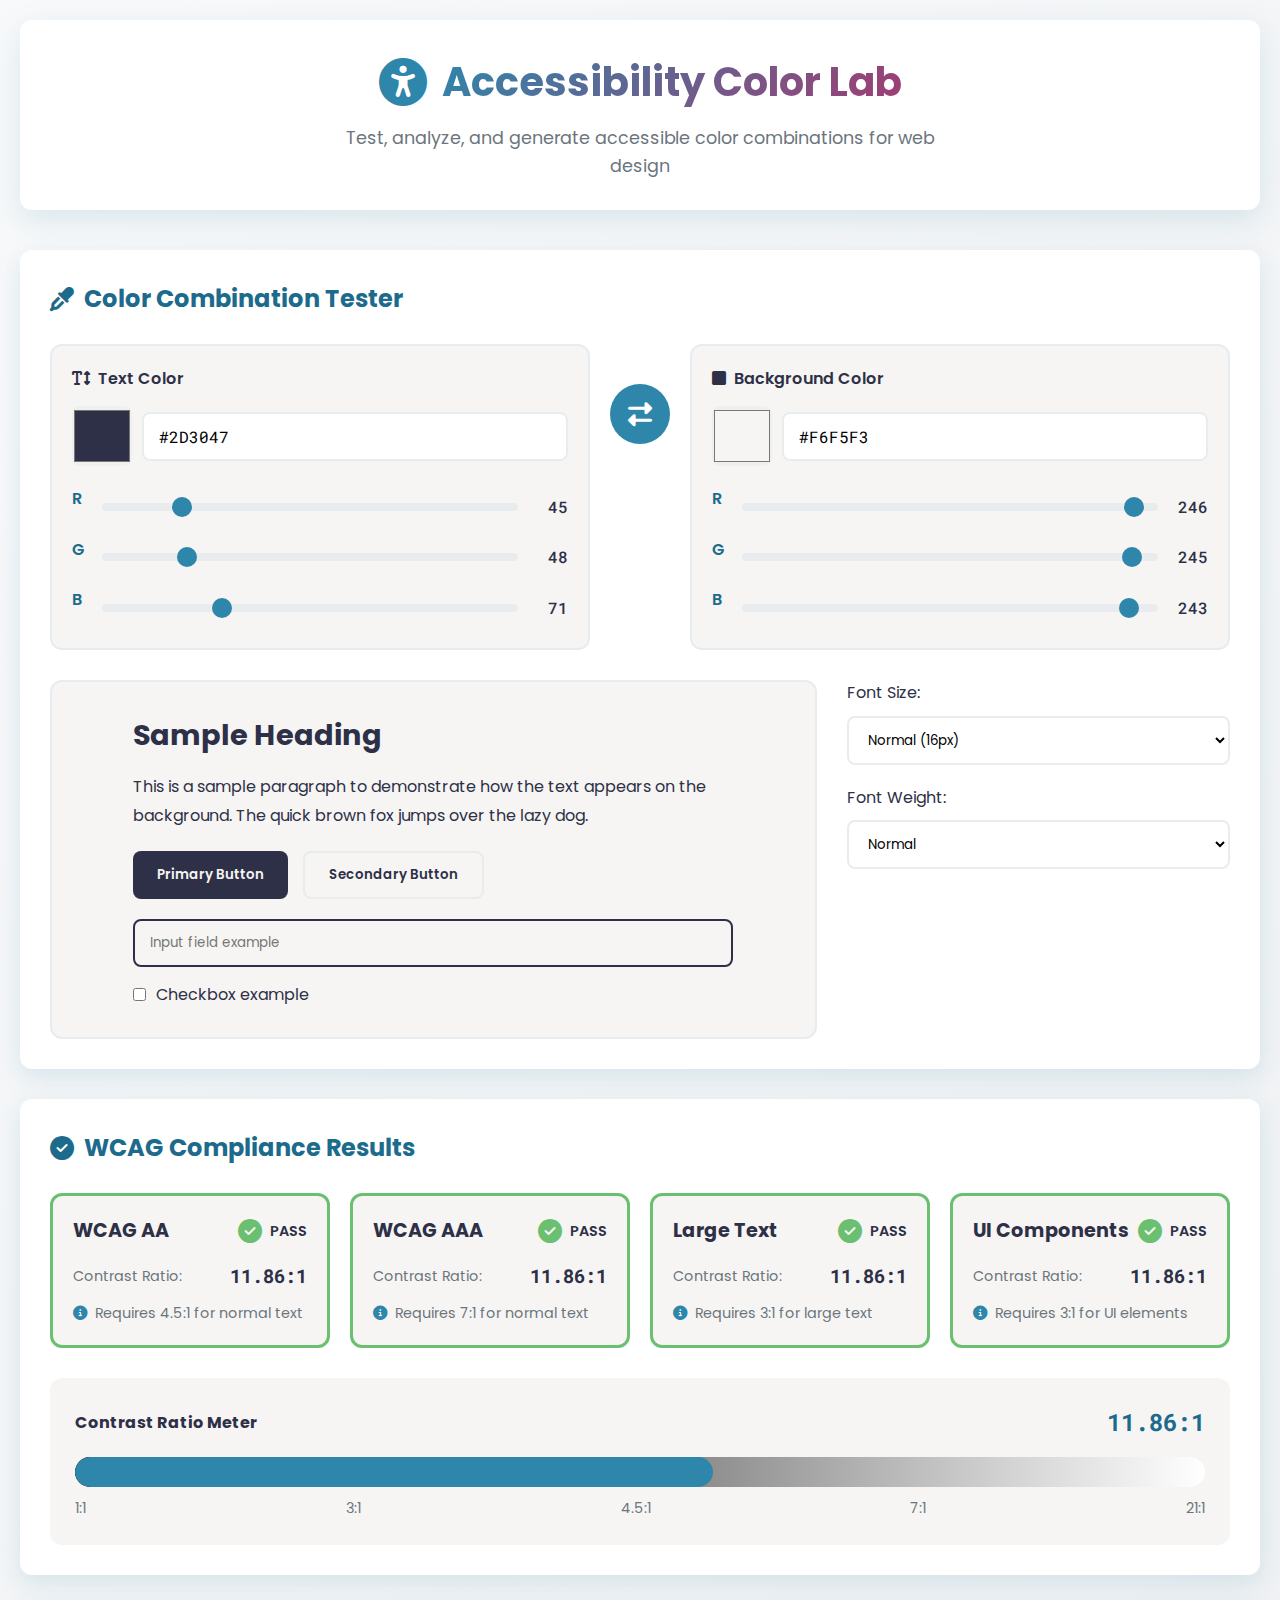
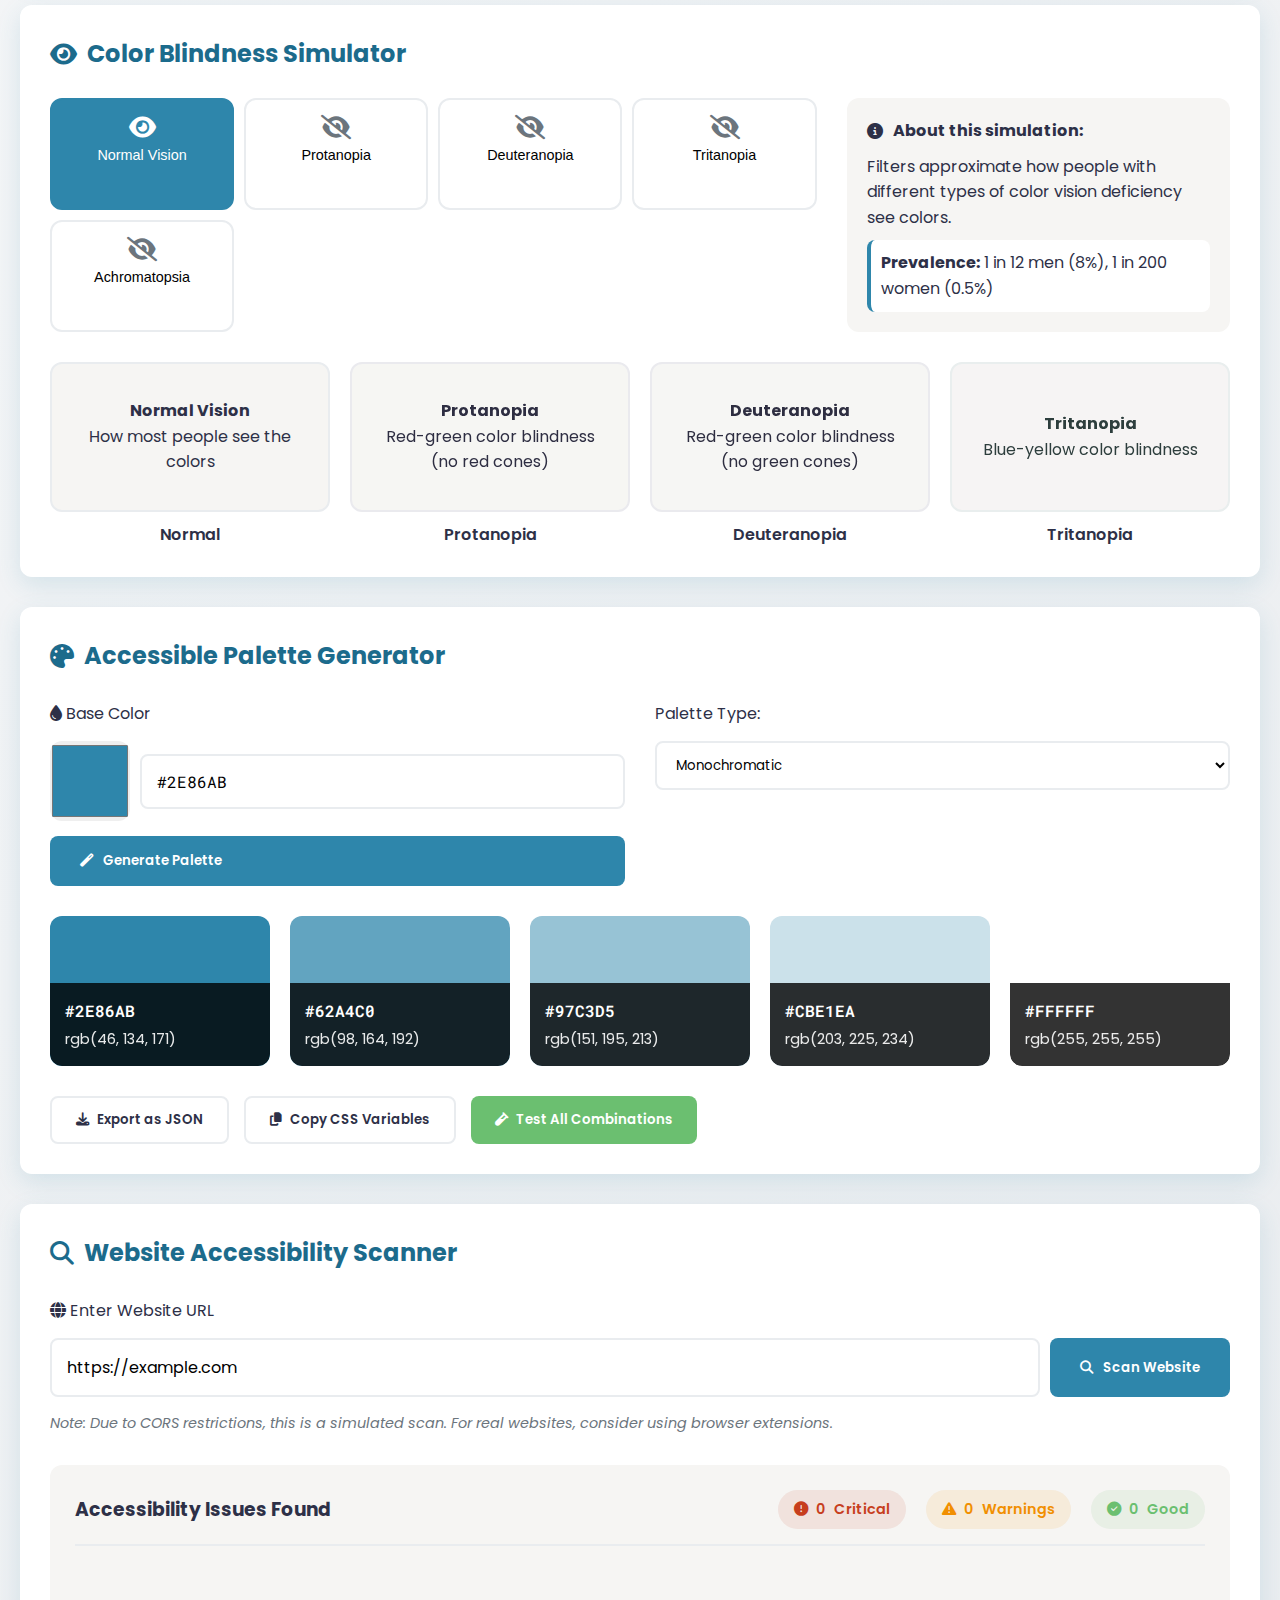
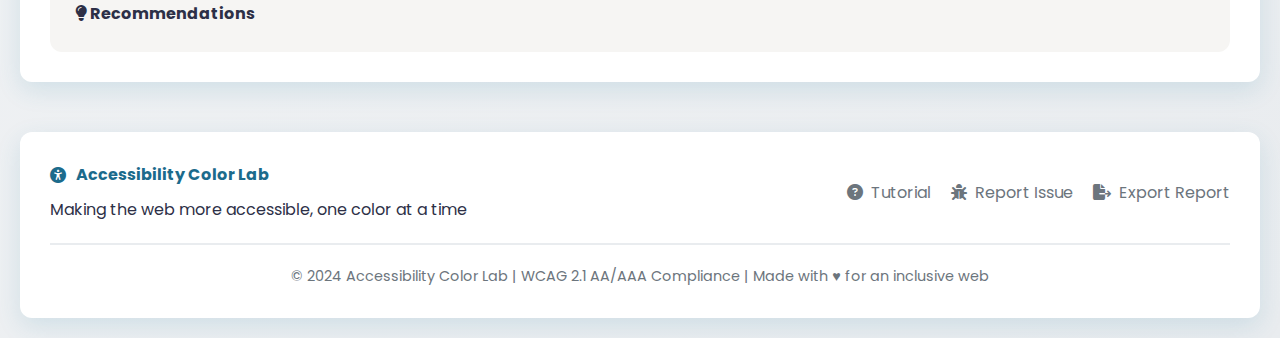
<file: projects/AccessibilityColorLab/index.html>
<!DOCTYPE html>
<html lang="en">
<head>
    <meta charset="UTF-8">
    <meta name="viewport" content="width=device-width, initial-scale=1.0">
    <title>🎨 Accessibility Color Lab</title>
    <link rel="stylesheet" href="styles.css">
    <link rel="stylesheet" href="https://cdnjs.cloudflare.com/ajax/libs/font-awesome/6.4.0/css/all.min.css">
    <link href="https://fonts.googleapis.com/css2?family=Poppins:wght@300;400;500;600;700&display=swap" rel="stylesheet">
    <link href="https://fonts.googleapis.com/css2?family=Roboto+Mono:wght@400;500&display=swap" rel="stylesheet">
</head>
<body>
    <div class="container">
        <!-- Header -->
        <header class="header">
            <div class="logo">
                <i class="fas fa-universal-access"></i>
                <h1>Accessibility Color Lab</h1>
            </div>
            <p class="subtitle">Test, analyze, and generate accessible color combinations for web design</p>
        </header>

        <main class="main-content">
            <!-- Color Picker Section -->
            <section class="section color-picker-section">
                <h2><i class="fas fa-eyedropper"></i> Color Combination Tester</h2>
                <div class="color-test-area">
                    <div class="color-controls">
                        <div class="color-input-group">
                            <label for="foregroundColor">
                                <i class="fas fa-text-height"></i> Text Color
                            </label>
                            <div class="color-picker-wrapper">
                                <input type="color" id="foregroundColor" value="#2D3047">
                                <input type="text" id="foregroundHex" value="#2D3047" maxlength="7">
                            </div>
                            <div class="color-sliders">
                                <div class="slider-group">
                                    <label>R</label>
                                    <input type="range" id="foregroundR" min="0" max="255" value="45">
                                    <span id="foregroundRValue">45</span>
                                </div>
                                <div class="slider-group">
                                    <label>G</label>
                                    <input type="range" id="foregroundG" min="0" max="255" value="48">
                                    <span id="foregroundGValue">48</span>
                                </div>
                                <div class="slider-group">
                                    <label>B</label>
                                    <input type="range" id="foregroundB" min="0" max="255" value="71">
                                    <span id="foregroundBValue">71</span>
                                </div>
                            </div>
                        </div>

                        <div class="swap-colors">
                            <button id="swapColors" class="btn-icon">
                                <i class="fas fa-exchange-alt"></i>
                            </button>
                        </div>

                        <div class="color-input-group">
                            <label for="backgroundColor">
                                <i class="fas fa-square"></i> Background Color
                            </label>
                            <div class="color-picker-wrapper">
                                <input type="color" id="backgroundColor" value="#F6F5F3">
                                <input type="text" id="backgroundHex" value="#F6F5F3" maxlength="7">
                            </div>
                            <div class="color-sliders">
                                <div class="slider-group">
                                    <label>R</label>
                                    <input type="range" id="backgroundR" min="0" max="255" value="246">
                                    <span id="backgroundRValue">246</span>
                                </div>
                                <div class="slider-group">
                                    <label>G</label>
                                    <input type="range" id="backgroundG" min="0" max="255" value="245">
                                    <span id="backgroundGValue">245</span>
                                </div>
                                <div class="slider-group">
                                    <label>B</label>
                                    <input type="range" id="backgroundB" min="0" max="255" value="243">
                                    <span id="backgroundBValue">243</span>
                                </div>
                            </div>
                        </div>
                    </div>

                    <!-- Preview Area -->
                    <div class="preview-area">
                        <div class="preview-box" id="previewBox">
                            <div class="preview-content">
                                <h3>Sample Heading</h3>
                                <p>This is a sample paragraph to demonstrate how the text appears on the background. The quick brown fox jumps over the lazy dog.</p>
                                <div class="preview-buttons">
                                    <button class="preview-btn">Primary Button</button>
                                    <button class="preview-btn secondary">Secondary Button</button>
                                </div>
                                <div class="preview-form">
                                    <input type="text" placeholder="Input field example">
                                    <div class="preview-checkbox">
                                        <input type="checkbox" id="previewCheck">
                                        <label for="previewCheck">Checkbox example</label>
                                    </div>
                                </div>
                            </div>
                        </div>
                        
                        <div class="preview-controls">
                            <div class="font-size-control">
                                <label>Font Size:</label>
                                <select id="fontSize">
                                    <option value="14">Small (14px)</option>
                                    <option value="16" selected>Normal (16px)</option>
                                    <option value="18">Large (18px)</option>
                                    <option value="24">Extra Large (24px)</option>
                                </select>
                            </div>
                            <div class="font-weight-control">
                                <label>Font Weight:</label>
                                <select id="fontWeight">
                                    <option value="300">Light</option>
                                    <option value="400" selected>Normal</option>
                                    <option value="600">Semi-bold</option>
                                    <option value="700">Bold</option>
                                </select>
                            </div>
                        </div>
                    </div>
                </div>
            </section>

            <!-- WCAG Compliance Results -->
            <section class="section compliance-section">
                <h2><i class="fas fa-check-circle"></i> WCAG Compliance Results</h2>
                <div class="compliance-grid">
                    <div class="compliance-card" id="wcagAA">
                        <div class="compliance-header">
                            <h3>WCAG AA</h3>
                            <div class="compliance-status">
                                <i class="fas fa-times-circle fail"></i>
                                <span class="status-text">Fail</span>
                            </div>
                        </div>
                        <div class="compliance-details">
                            <div class="ratio-display">
                                <span class="ratio-label">Contrast Ratio:</span>
                                <span class="ratio-value" id="ratioAA">4.5:1</span>
                            </div>
                            <div class="requirement">
                                <i class="fas fa-info-circle"></i>
                                <span>Requires 4.5:1 for normal text</span>
                            </div>
                        </div>
                    </div>

                    <div class="compliance-card" id="wcagAAA">
                        <div class="compliance-header">
                            <h3>WCAG AAA</h3>
                            <div class="compliance-status">
                                <i class="fas fa-times-circle fail"></i>
                                <span class="status-text">Fail</span>
                            </div>
                        </div>
                        <div class="compliance-details">
                            <div class="ratio-display">
                                <span class="ratio-label">Contrast Ratio:</span>
                                <span class="ratio-value" id="ratioAAA">7:1</span>
                            </div>
                            <div class="requirement">
                                <i class="fas fa-info-circle"></i>
                                <span>Requires 7:1 for normal text</span>
                            </div>
                        </div>
                    </div>

                    <div class="compliance-card" id="wcagLarge">
                        <div class="compliance-header">
                            <h3>Large Text</h3>
                            <div class="compliance-status">
                                <i class="fas fa-check-circle pass"></i>
                                <span class="status-text">Pass</span>
                            </div>
                        </div>
                        <div class="compliance-details">
                            <div class="ratio-display">
                                <span class="ratio-label">Contrast Ratio:</span>
                                <span class="ratio-value" id="ratioLarge">3:1</span>
                            </div>
                            <div class="requirement">
                                <i class="fas fa-info-circle"></i>
                                <span>Requires 3:1 for large text</span>
                            </div>
                        </div>
                    </div>

                    <div class="compliance-card" id="wcagUI">
                        <div class="compliance-header">
                            <h3>UI Components</h3>
                            <div class="compliance-status">
                                <i class="fas fa-check-circle pass"></i>
                                <span class="status-text">Pass</span>
                            </div>
                        </div>
                        <div class="compliance-details">
                            <div class="ratio-display">
                                <span class="ratio-label">Contrast Ratio:</span>
                                <span class="ratio-value" id="ratioUI">3:1</span>
                            </div>
                            <div class="requirement">
                                <i class="fas fa-info-circle"></i>
                                <span>Requires 3:1 for UI elements</span>
                            </div>
                        </div>
                    </div>
                </div>

                <div class="contrast-meter">
                    <div class="meter-header">
                        <h4>Contrast Ratio Meter</h4>
                        <span class="meter-value" id="contrastValue">4.5:1</span>
                    </div>
                    <div class="meter-bar">
                        <div class="meter-fill" id="meterFill"></div>
                    </div>
                    <div class="meter-labels">
                        <span>1:1</span>
                        <span>3:1</span>
                        <span>4.5:1</span>
                        <span>7:1</span>
                        <span>21:1</span>
                    </div>
                </div>
            </section>

            <!-- Color Blindness Simulator -->
            <section class="section blindness-section">
                <h2><i class="fas fa-eye"></i> Color Blindness Simulator</h2>
                <div class="blindness-controls">
                    <div class="filter-buttons">
                        <button class="filter-btn active" data-filter="normal">
                            <i class="fas fa-eye"></i>
                            <span>Normal Vision</span>
                        </button>
                        <button class="filter-btn" data-filter="protanopia">
                            <i class="fas fa-eye-slash"></i>
                            <span>Protanopia</span>
                        </button>
                        <button class="filter-btn" data-filter="deuteranopia">
                            <i class="fas fa-eye-slash"></i>
                            <span>Deuteranopia</span>
                        </button>
                        <button class="filter-btn" data-filter="tritanopia">
                            <i class="fas fa-eye-slash"></i>
                            <span>Tritanopia</span>
                        </button>
                        <button class="filter-btn" data-filter="achromatopsia">
                            <i class="fas fa-eye-slash"></i>
                            <span>Achromatopsia</span>
                        </button>
                    </div>
                    
                    <div class="simulation-info">
                        <div class="info-card">
                            <h4><i class="fas fa-info-circle"></i> About this simulation:</h4>
                            <p>Filters approximate how people with different types of color vision deficiency see colors.</p>
                            <div class="prevalence">
                                <strong>Prevalence:</strong>
                                <span id="prevalenceText">1 in 12 men (8%), 1 in 200 women (0.5%)</span>
                            </div>
                        </div>
                    </div>
                </div>

                <div class="simulation-grid">
                    <div class="simulation-item">
                        <div class="simulation-preview" id="normalPreview">
                            <div class="simulation-content">
                                <h4>Normal Vision</h4>
                                <p>How most people see the colors</p>
                            </div>
                        </div>
                        <div class="simulation-label">Normal</div>
                    </div>
                    
                    <div class="simulation-item">
                        <div class="simulation-preview" id="protanopiaPreview">
                            <div class="simulation-content">
                                <h4>Protanopia</h4>
                                <p>Red-green color blindness (no red cones)</p>
                            </div>
                        </div>
                        <div class="simulation-label">Protanopia</div>
                    </div>
                    
                    <div class="simulation-item">
                        <div class="simulation-preview" id="deuteranopiaPreview">
                            <div class="simulation-content">
                                <h4>Deuteranopia</h4>
                                <p>Red-green color blindness (no green cones)</p>
                            </div>
                        </div>
                        <div class="simulation-label">Deuteranopia</div>
                    </div>
                    
                    <div class="simulation-item">
                        <div class="simulation-preview" id="tritanopiaPreview">
                            <div class="simulation-content">
                                <h4>Tritanopia</h4>
                                <p>Blue-yellow color blindness</p>
                            </div>
                        </div>
                        <div class="simulation-label">Tritanopia</div>
                    </div>
                </div>
            </section>

            <!-- Palette Generator -->
            <section class="section palette-section">
                <h2><i class="fas fa-palette"></i> Accessible Palette Generator</h2>
                <div class="palette-controls">
                    <div class="palette-input">
                        <label for="baseColorInput">
                            <i class="fas fa-tint"></i> Base Color
                        </label>
                        <div class="palette-picker">
                            <input type="color" id="baseColorInput" value="#2E86AB">
                            <input type="text" id="baseColorHex" value="#2E86AB" maxlength="7">
                        </div>
                        <button id="generatePalette" class="btn-primary">
                            <i class="fas fa-magic"></i> Generate Palette
                        </button>
                    </div>
                    
                    <div class="palette-options">
                        <label>Palette Type:</label>
                        <select id="paletteType">
                            <option value="monochromatic">Monochromatic</option>
                            <option value="analogous">Analogous</option>
                            <option value="complementary">Complementary</option>
                            <option value="triadic">Triadic</option>
                            <option value="tetradic">Tetradic</option>
                        </select>
                    </div>
                </div>

                <div class="palette-display" id="paletteDisplay">
                    <!-- Generated colors will appear here -->
                </div>

                <div class="palette-actions">
                    <button id="exportPalette" class="btn-secondary">
                        <i class="fas fa-download"></i> Export as JSON
                    </button>
                    <button id="copyPalette" class="btn-secondary">
                        <i class="fas fa-copy"></i> Copy CSS Variables
                    </button>
                    <button id="testAllCombinations" class="btn-success">
                        <i class="fas fa-vial"></i> Test All Combinations
                    </button>
                </div>
            </section>

            <!-- Website Scanner -->
            <section class="section scanner-section">
                <h2><i class="fas fa-search"></i> Website Accessibility Scanner</h2>
                <div class="scanner-controls">
                    <div class="url-input">
                        <label for="websiteUrl">
                            <i class="fas fa-globe"></i> Enter Website URL
                        </label>
                        <div class="input-with-button">
                            <input type="url" id="websiteUrl" 
                                   placeholder="https://example.com" 
                                   value="https://example.com">
                            <button id="scanWebsite" class="btn-primary">
                                <i class="fas fa-search"></i> Scan Website
                            </button>
                        </div>
                        <p class="hint">Note: Due to CORS restrictions, this is a simulated scan. For real websites, consider using browser extensions.</p>
                    </div>
                </div>

                <div class="scanner-results">
                    <div class="results-header">
                        <h3>Accessibility Issues Found</h3>
                        <div class="results-summary">
                            <span class="severity critical">
                                <i class="fas fa-exclamation-circle"></i>
                                <span id="criticalCount">0</span> Critical
                            </span>
                            <span class="severity warning">
                                <i class="fas fa-exclamation-triangle"></i>
                                <span id="warningCount">0</span> Warnings
                            </span>
                            <span class="severity good">
                                <i class="fas fa-check-circle"></i>
                                <span id="goodCount">0</span> Good
                            </span>
                        </div>
                    </div>

                    <div class="issues-list" id="issuesList">
                        <!-- Issues will be generated here -->
                    </div>

                    <div class="recommendations">
                        <h4><i class="fas fa-lightbulb"></i> Recommendations</h4>
                        <div class="recommendation-list" id="recommendationList">
                            <!-- Recommendations will be generated here -->
                        </div>
                    </div>
                </div>
            </section>
        </main>

        <!-- Footer -->
        <footer class="footer">
            <div class="footer-content">
                <div class="footer-info">
                    <h4><i class="fas fa-universal-access"></i> Accessibility Color Lab</h4>
                    <p>Making the web more accessible, one color at a time</p>
                </div>
                <div class="footer-links">
                    <a href="#" id="showTutorial">
                        <i class="fas fa-question-circle"></i> Tutorial
                    </a>
                    <a href="#" id="reportIssue">
                        <i class="fas fa-bug"></i> Report Issue
                    </a>
                    <a href="#" id="exportReport">
                        <i class="fas fa-file-export"></i> Export Report
                    </a>
                </div>
            </div>
            <div class="footer-copyright">
                <p>© 2024 Accessibility Color Lab | WCAG 2.1 AA/AAA Compliance | Made with ♥ for an inclusive web</p>
            </div>
        </footer>

        <!-- Tutorial Modal -->
        <div class="modal" id="tutorialModal">
            <div class="modal-content">
                <div class="modal-header">
                    <h3><i class="fas fa-graduation-cap"></i> How to Use Accessibility Color Lab</h3>
                    <button class="close-modal" id="closeTutorial">&times;</button>
                </div>
                <div class="modal-body">
                    <div class="tutorial-step">
                        <h4>1. Test Color Combinations</h4>
                        <p>Use the color pickers to select text and background colors. Watch the preview update in real-time.</p>
                    </div>
                    <div class="tutorial-step">
                        <h4>2. Check WCAG Compliance</h4>
                        <p>See if your color combination passes WCAG AA and AAA standards for contrast ratio.</p>
                    </div>
                    <div class="tutorial-step">
                        <h4>3. Simulate Color Blindness</h4>
                        <p>Click on different color blindness filters to see how your colors appear to people with various types of color vision deficiency.</p>
                    </div>
                    <div class="tutorial-step">
                        <h4>4. Generate Accessible Palettes</h4>
                        <p>Start with a base color and generate complete color palettes that maintain accessibility.</p>
                    </div>
                    <div class="tutorial-step">
                        <h4>5. Scan Websites</h4>
                        <p>Enter a URL to simulate scanning for color accessibility issues (simulated for demo purposes).</p>
                    </div>
                </div>
                <div class="modal-footer">
                    <button class="btn-primary" id="startTutorial">Start Interactive Tutorial</button>
                </div>
            </div>
        </div>

        <!-- Notification Toast -->
        <div class="toast" id="notificationToast">
            <div class="toast-content">
                <i class="fas fa-check-circle"></i>
                <span id="toastMessage">Color copied to clipboard!</span>
            </div>
        </div>
    </div>

    <script src="script.js"></script>
</body>
</html>
</file>
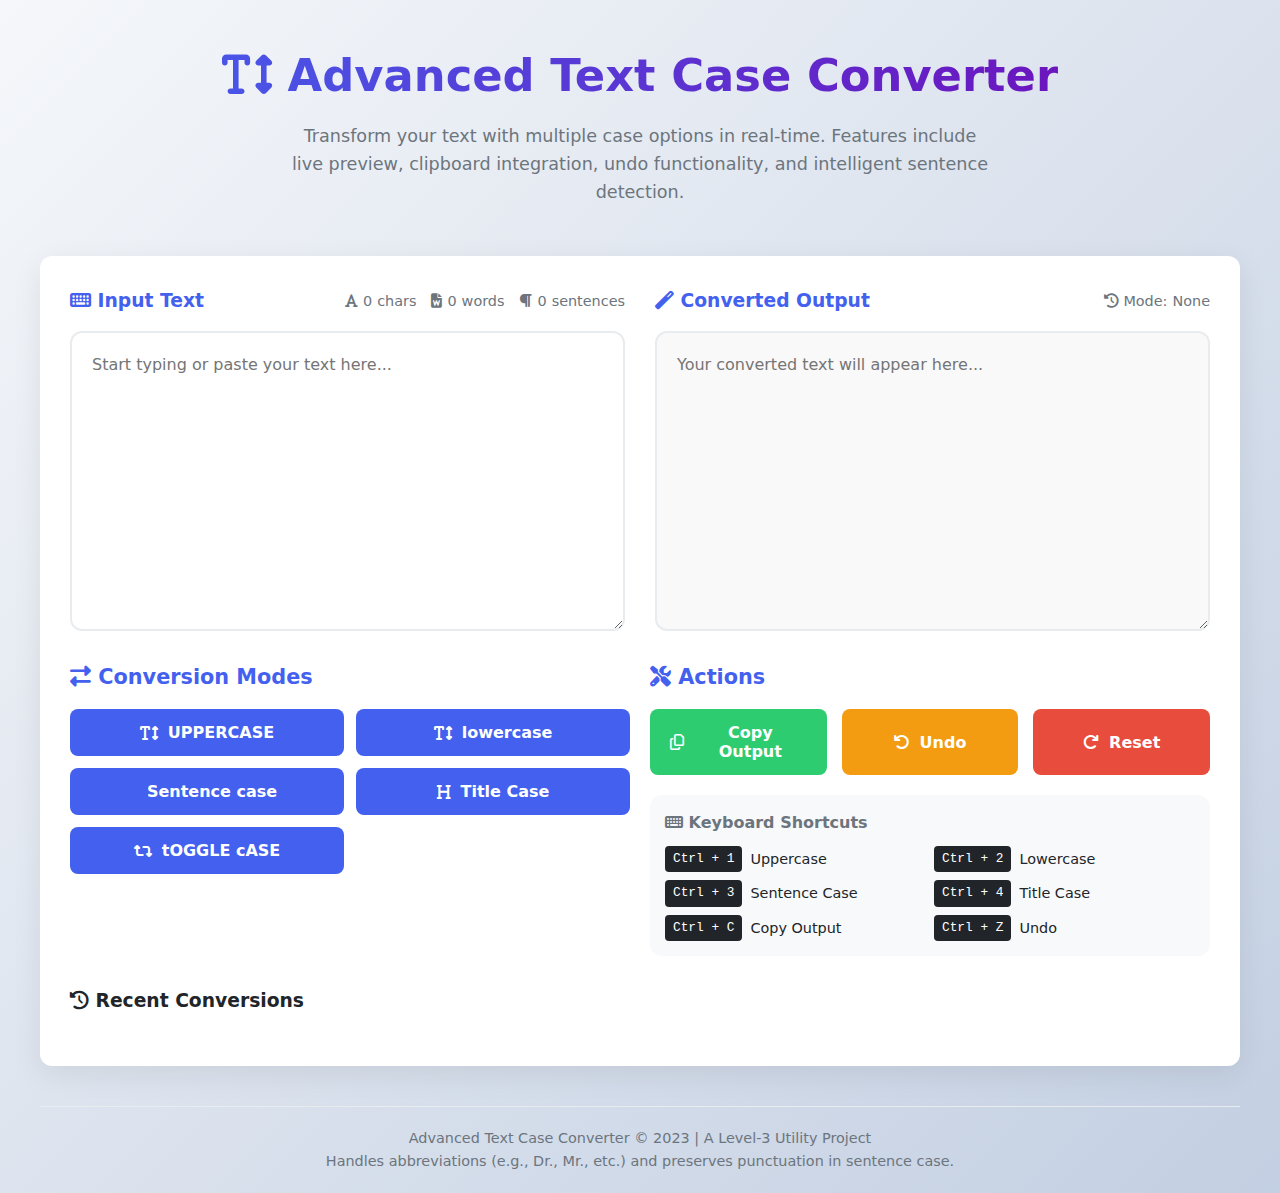
<file: projects/Advanced_TextCaseConverter_live_processing_clipboard_integration/index.html>
<!DOCTYPE html>
<html lang="en">
<head>
    <meta charset="UTF-8">
    <meta name="viewport" content="width=device-width, initial-scale=1.0">
    <title>Advanced Text Case Converter</title>
    <link rel="stylesheet" href="https://cdnjs.cloudflare.com/ajax/libs/font-awesome/6.4.0/css/all.min.css">
    <style>
        :root {
            --primary: #4361ee;
            --primary-dark: #3a56d4;
            --secondary: #7209b7;
            --success: #2ecc71;
            --danger: #e74c3c;
            --warning: #f39c12;
            --light: #f8f9fa;
            --dark: #212529;
            --gray: #6c757d;
            --gray-light: #e9ecef;
            --border-radius: 12px;
            --shadow: 0 8px 30px rgba(0, 0, 0, 0.08);
            --transition: all 0.3s cubic-bezier(0.25, 0.8, 0.25, 1);
        }

        * {
            margin: 0;
            padding: 0;
            box-sizing: border-box;
            font-family: 'Segoe UI', system-ui, sans-serif;
        }

        body {
            background: linear-gradient(135deg, #f5f7fa 0%, #c3cfe2 100%);
            color: var(--dark);
            min-height: 100vh;
            padding: 20px;
            line-height: 1.6;
        }

        .container {
            max-width: 1200px;
            margin: 0 auto;
        }

        header {
            text-align: center;
            margin-bottom: 30px;
            padding: 20px;
            animation: fadeIn 0.8s ease-out;
        }

        h1 {
            color: var(--primary);
            font-size: 2.8rem;
            margin-bottom: 10px;
            background: linear-gradient(90deg, var(--primary), var(--secondary));
            -webkit-background-clip: text;
            background-clip: text;
            color: transparent;
        }

        .subtitle {
            color: var(--gray);
            font-size: 1.1rem;
            max-width: 700px;
            margin: 0 auto;
        }

        .app-card {
            background: white;
            border-radius: var(--border-radius);
            box-shadow: var(--shadow);
            padding: 30px;
            margin-bottom: 30px;
            animation: slideUp 0.5s ease-out;
            transition: var(--transition);
        }

        .app-card:hover {
            box-shadow: 0 12px 40px rgba(0, 0, 0, 0.12);
        }

        .main-grid {
            display: grid;
            grid-template-columns: 1fr 1fr;
            gap: 30px;
            margin-bottom: 30px;
        }

        @media (max-width: 992px) {
            .main-grid {
                grid-template-columns: 1fr;
            }
        }

        .text-area-container {
            display: flex;
            flex-direction: column;
            height: 100%;
        }

        .text-area-label {
            display: flex;
            justify-content: space-between;
            align-items: center;
            margin-bottom: 15px;
        }

        .text-area-label h3 {
            color: var(--primary);
        }

        .stats {
            display: flex;
            gap: 15px;
            font-size: 0.9rem;
            color: var(--gray);
        }

        .stat-item {
            display: flex;
            align-items: center;
            gap: 5px;
        }

        textarea {
            width: 100%;
            height: 300px;
            padding: 20px;
            border: 2px solid var(--gray-light);
            border-radius: var(--border-radius);
            font-size: 1rem;
            resize: vertical;
            transition: var(--transition);
            line-height: 1.5;
        }

        textarea:focus {
            outline: none;
            border-color: var(--primary);
            box-shadow: 0 0 0 3px rgba(67, 97, 238, 0.15);
        }

        #outputText {
            background-color: #f9f9f9;
        }

        .controls-section {
            display: flex;
            flex-wrap: wrap;
            gap: 20px;
            margin-bottom: 30px;
        }

        .controls-group {
            flex: 1;
            min-width: 250px;
        }

        .controls-group h3 {
            margin-bottom: 15px;
            color: var(--primary);
            font-size: 1.3rem;
        }

        .case-buttons {
            display: grid;
            grid-template-columns: repeat(auto-fill, minmax(180px, 1fr));
            gap: 12px;
        }

        .btn {
            padding: 14px 20px;
            border: none;
            border-radius: 8px;
            font-weight: 600;
            cursor: pointer;
            transition: var(--transition);
            display: flex;
            align-items: center;
            justify-content: center;
            gap: 10px;
            font-size: 1rem;
        }

        .btn-primary {
            background-color: var(--primary);
            color: white;
        }

        .btn-primary:hover {
            background-color: var(--primary-dark);
            transform: translateY(-2px);
        }

        .btn-secondary {
            background-color: var(--gray-light);
            color: var(--dark);
        }

        .btn-secondary:hover {
            background-color: #dde1e7;
            transform: translateY(-2px);
        }

        .btn-success {
            background-color: var(--success);
            color: white;
        }

        .btn-success:hover {
            background-color: #27ae60;
            transform: translateY(-2px);
        }

        .btn-danger {
            background-color: var(--danger);
            color: white;
        }

        .btn-danger:hover {
            background-color: #c0392b;
            transform: translateY(-2px);
        }

        .btn-warning {
            background-color: var(--warning);
            color: white;
        }

        .btn-warning:hover {
            background-color: #e67e22;
            transform: translateY(-2px);
        }

        .btn.active {
            transform: scale(0.98);
            box-shadow: inset 0 2px 4px rgba(0, 0, 0, 0.1);
        }

        .action-buttons {
            display: flex;
            flex-wrap: wrap;
            gap: 15px;
            margin-top: 10px;
        }

        .action-buttons .btn {
            flex: 1;
            min-width: 120px;
        }

        .shortcuts {
            background-color: #f8f9fa;
            padding: 15px;
            border-radius: var(--border-radius);
            margin-top: 20px;
        }

        .shortcuts h4 {
            margin-bottom: 10px;
            color: var(--gray);
        }

        .shortcut-list {
            display: grid;
            grid-template-columns: repeat(auto-fill, minmax(200px, 1fr));
            gap: 8px;
            font-size: 0.9rem;
        }

        .shortcut-item {
            display: flex;
            align-items: center;
            gap: 8px;
        }

        .shortcut-key {
            background: var(--dark);
            color: white;
            padding: 3px 8px;
            border-radius: 4px;
            font-size: 0.8rem;
            font-family: monospace;
        }

        .notification {
            position: fixed;
            top: 30px;
            right: 30px;
            padding: 15px 25px;
            border-radius: 8px;
            color: white;
            font-weight: 500;
            box-shadow: 0 5px 15px rgba(0, 0, 0, 0.1);
            z-index: 1000;
            opacity: 0;
            transform: translateX(100px);
            transition: opacity 0.3s, transform 0.3s;
        }

        .notification.show {
            opacity: 1;
            transform: translateX(0);
        }

        .notification-success {
            background-color: var(--success);
        }

        .notification-error {
            background-color: var(--danger);
        }

        .notification-info {
            background-color: var(--primary);
        }

        .history-section {
            margin-top: 30px;
        }

        .history-list {
            display: flex;
            gap: 10px;
            overflow-x: auto;
            padding: 10px 0;
        }

        .history-item {
            background: var(--gray-light);
            padding: 8px 15px;
            border-radius: 20px;
            font-size: 0.9rem;
            cursor: pointer;
            transition: var(--transition);
            white-space: nowrap;
        }

        .history-item:hover {
            background: var(--primary);
            color: white;
        }

        .footer {
            text-align: center;
            margin-top: 40px;
            color: var(--gray);
            font-size: 0.9rem;
            padding-top: 20px;
            border-top: 1px solid var(--gray-light);
        }

        @keyframes fadeIn {
            from { opacity: 0; }
            to { opacity: 1; }
        }

        @keyframes slideUp {
            from { 
                opacity: 0;
                transform: translateY(30px);
            }
            to { 
                opacity: 1;
                transform: translateY(0);
            }
        }

        @keyframes pulse {
            0% { transform: scale(1); }
            50% { transform: scale(1.05); }
            100% { transform: scale(1); }
        }

        .pulse {
            animation: pulse 0.3s ease-in-out;
        }

        /* Responsive adjustments */
        @media (max-width: 768px) {
            h1 {
                font-size: 2rem;
            }
            
            .app-card {
                padding: 20px;
            }
            
            .case-buttons {
                grid-template-columns: repeat(auto-fill, minmax(150px, 1fr));
            }
            
            .btn {
                padding: 12px 15px;
                font-size: 0.9rem;
            }
            
            .notification {
                top: 20px;
                right: 20px;
                left: 20px;
                text-align: center;
            }
        }

        @media (max-width: 480px) {
            .case-buttons {
                grid-template-columns: 1fr;
            }
            
            .action-buttons .btn {
                min-width: 100%;
            }
        }
    </style>
</head>
<body>
    <div class="container">
        <header>
            <h1><i class="fas fa-text-height"></i> Advanced Text Case Converter</h1>
            <p class="subtitle">Transform your text with multiple case options in real-time. Features include live preview, clipboard integration, undo functionality, and intelligent sentence detection.</p>
        </header>

        <main>
            <div class="app-card">
                <div class="main-grid">
                    <div class="text-area-container">
                        <div class="text-area-label">
                            <h3><i class="fas fa-keyboard"></i> Input Text</h3>
                            <div class="stats">
                                <div class="stat-item" id="charCount">
                                    <i class="fas fa-font"></i> <span>0</span> chars
                                </div>
                                <div class="stat-item" id="wordCount">
                                    <i class="fas fa-file-word"></i> <span>0</span> words
                                </div>
                                <div class="stat-item" id="sentenceCount">
                                    <i class="fas fa-paragraph"></i> <span>0</span> sentences
                                </div>
                            </div>
                        </div>
                        <textarea id="inputText" placeholder="Start typing or paste your text here..."></textarea>
                    </div>
                    
                    <div class="text-area-container">
                        <div class="text-area-label">
                            <h3><i class="fas fa-magic"></i> Converted Output</h3>
                            <div class="stats">
                                <div class="stat-item">
                                    <i class="fas fa-history"></i> Mode: <span id="currentMode">None</span>
                                </div>
                            </div>
                        </div>
                        <textarea id="outputText" readonly placeholder="Your converted text will appear here..."></textarea>
                    </div>
                </div>

                <div class="controls-section">
                    <div class="controls-group">
                        <h3><i class="fas fa-exchange-alt"></i> Conversion Modes</h3>
                        <div class="case-buttons">
                            <button class="btn btn-primary" data-mode="uppercase">
                                <i class="fas fa-text-height"></i> UPPERCASE
                            </button>
                            <button class="btn btn-primary" data-mode="lowercase">
                                <i class="fas fa-text-height"></i> lowercase
                            </button>
                            <button class="btn btn-primary" data-mode="sentence">
                                <i class="fas fa-sentence"></i> Sentence case
                            </button>
                            <button class="btn btn-primary" data-mode="title">
                                <i class="fas fa-heading"></i> Title Case
                            </button>
                            <button class="btn btn-primary" data-mode="toggle">
                                <i class="fas fa-retweet"></i> tOGGLE cASE
                            </button>
                        </div>
                    </div>
                    
                    <div class="controls-group">
                        <h3><i class="fas fa-tools"></i> Actions</h3>
                        <div class="action-buttons">
                            <button class="btn btn-success" id="copyBtn">
                                <i class="far fa-copy"></i> Copy Output
                            </button>
                            <button class="btn btn-warning" id="undoBtn">
                                <i class="fas fa-undo"></i> Undo
                            </button>
                            <button class="btn btn-danger" id="resetBtn">
                                <i class="fas fa-redo"></i> Reset
                            </button>
                        </div>
                        
                        <div class="shortcuts">
                            <h4><i class="fas fa-keyboard"></i> Keyboard Shortcuts</h4>
                            <div class="shortcut-list">
                                <div class="shortcut-item">
                                    <span class="shortcut-key">Ctrl + 1</span> Uppercase
                                </div>
                                <div class="shortcut-item">
                                    <span class="shortcut-key">Ctrl + 2</span> Lowercase
                                </div>
                                <div class="shortcut-item">
                                    <span class="shortcut-key">Ctrl + 3</span> Sentence Case
                                </div>
                                <div class="shortcut-item">
                                    <span class="shortcut-key">Ctrl + 4</span> Title Case
                                </div>
                                <div class="shortcut-item">
                                    <span class="shortcut-key">Ctrl + C</span> Copy Output
                                </div>
                                <div class="shortcut-item">
                                    <span class="shortcut-key">Ctrl + Z</span> Undo
                                </div>
                            </div>
                        </div>
                    </div>
                </div>
                
                <div class="history-section">
                    <h3><i class="fas fa-history"></i> Recent Conversions</h3>
                    <div class="history-list" id="historyList">
                        <!-- History items will be added here dynamically -->
                    </div>
                </div>
            </div>
        </main>
        
        <footer class="footer">
            <p>Advanced Text Case Converter &copy; 2023 | A Level-3 Utility Project</p>
            <p>Handles abbreviations (e.g., Dr., Mr., etc.) and preserves punctuation in sentence case.</p>
        </footer>
    </div>

    <div id="notification" class="notification"></div>

    <script>
        // State management
        const state = {
            currentMode: null,
            originalText: '',
            convertedText: '',
            history: [],
            currentHistoryIndex: -1
        };

        // DOM elements
        const inputText = document.getElementById('inputText');
        const outputText = document.getElementById('outputText');
        const charCount = document.getElementById('charCount').querySelector('span');
        const wordCount = document.getElementById('wordCount').querySelector('span');
        const sentenceCount = document.getElementById('sentenceCount').querySelector('span');
        const currentMode = document.getElementById('currentMode');
        const copyBtn = document.getElementById('copyBtn');
        const undoBtn = document.getElementById('undoBtn');
        const resetBtn = document.getElementById('resetBtn');
        const caseButtons = document.querySelectorAll('.case-buttons .btn');
        const historyList = document.getElementById('historyList');
        const notification = document.getElementById('notification');

        // Abbreviations to preserve in sentence case
        const abbreviations = ['dr.', 'mr.', 'mrs.', 'ms.', 'prof.', 'rev.', 'hon.', 'st.', 'ave.', 'blvd.', 'e.g.', 'i.e.', 'etc.', 'vs.', 'dept.', 'univ.', 'assn.', 'bldg.', 'co.', 'corp.', 'inc.', 'ltd.', 'jr.', 'sr.'];

        // Initialize
        function init() {
            setupEventListeners();
            updateStats();
            
            // Load from localStorage if available
            const savedText = localStorage.getItem('textCaseConverter_input');
            if (savedText) {
                inputText.value = savedText;
                state.originalText = savedText;
                processInput();
            }
        }

        // Set up event listeners
        function setupEventListeners() {
            // Input text event
            inputText.addEventListener('input', () => {
                state.originalText = inputText.value;
                localStorage.setItem('textCaseConverter_input', state.originalText);
                processInput();
                updateStats();
            });

            // Case buttons
            caseButtons.forEach(button => {
                button.addEventListener('click', () => {
                    const mode = button.dataset.mode;
                    setActiveMode(mode);
                });
            });

            // Action buttons
            copyBtn.addEventListener('click', copyToClipboard);
            undoBtn.addEventListener('click', undo);
            resetBtn.addEventListener('click', reset);

            // Keyboard shortcuts
            document.addEventListener('keydown', handleKeyboardShortcuts);
        }

        // Handle keyboard shortcuts
        function handleKeyboardShortcuts(e) {
            // Check for Ctrl key (or Cmd on Mac)
            if (e.ctrlKey || e.metaKey) {
                e.preventDefault();
                
                switch(e.key) {
                    case '1':
                        setActiveMode('uppercase');
                        break;
                    case '2':
                        setActiveMode('lowercase');
                        break;
                    case '3':
                        setActiveMode('sentence');
                        break;
                    case '4':
                        setActiveMode('title');
                        break;
                    case 'c':
                        copyToClipboard();
                        break;
                    case 'z':
                        if (e.shiftKey) {
                            redo();
                        } else {
                            undo();
                        }
                        break;
                }
            }
        }

        // Process input text based on current mode
        function processInput() {
            if (!state.currentMode || state.originalText.trim() === '') {
                outputText.value = state.originalText;
                state.convertedText = state.originalText;
                return;
            }

            let result = state.originalText;
            
            switch(state.currentMode) {
                case 'uppercase':
                    result = convertToUpperCase(state.originalText);
                    break;
                case 'lowercase':
                    result = convertToLowerCase(state.originalText);
                    break;
                case 'sentence':
                    result = convertToSentenceCase(state.originalText);
                    break;
                case 'title':
                    result = convertToTitleCase(state.originalText);
                    break;
                case 'toggle':
                    result = convertToToggleCase(state.originalText);
                    break;
            }
            
            outputText.value = result;
            state.convertedText = result;
            
            // Add to history
            addToHistory(state.currentMode, result);
        }

        // Set active mode and update UI
        function setActiveMode(mode) {
            // Remove active class from all buttons
            caseButtons.forEach(button => {
                button.classList.remove('active');
            });
            
            // Add active class to clicked button
            const activeButton = document.querySelector(`[data-mode="${mode}"]`);
            activeButton.classList.add('active');
            activeButton.classList.add('pulse');
            setTimeout(() => activeButton.classList.remove('pulse'), 300);
            
            // Update state and UI
            state.currentMode = mode;
            currentMode.textContent = mode.charAt(0).toUpperCase() + mode.slice(1);
            
            // Process input with new mode
            processInput();
        }

        // Conversion functions
        function convertToUpperCase(text) {
            return text.toUpperCase();
        }

        function convertToLowerCase(text) {
            return text.toLowerCase();
        }

        function convertToSentenceCase(text) {
            // Split by sentence endings (. ! ?) but preserve abbreviations
            const sentences = text.split(/(?<=[.!?])\s+/);
            return sentences.map(sentence => {
                if (sentence.trim() === '') return sentence;
                
                // Check if this "sentence" is actually an abbreviation
                const lowerSentence = sentence.toLowerCase();
                const isAbbreviation = abbreviations.some(abbr => 
                    lowerSentence.includes(abbr) && 
                    (lowerSentence.endsWith(abbr) || lowerSentence.includes(abbr + ' '))
                );
                
                if (isAbbreviation && sentence.length < 50) {
                    // Don't capitalize abbreviations that might not be actual sentences
                    return sentence;
                }
                
                // Capitalize first letter of sentence
                return sentence.charAt(0).toUpperCase() + sentence.slice(1).toLowerCase();
            }).join(' ');
        }

        function convertToTitleCase(text) {
            const stopWords = ['a', 'an', 'and', 'the', 'but', 'or', 'for', 'nor', 'on', 'at', 'to', 'by', 'of', 'in', 'with'];
            
            return text.split(' ').map((word, index) => {
                // Always capitalize first and last word
                if (index === 0 || index === text.split(' ').length - 1) {
                    return word.charAt(0).toUpperCase() + word.slice(1).toLowerCase();
                }
                
                // Don't capitalize stop words
                if (stopWords.includes(word.toLowerCase())) {
                    return word.toLowerCase();
                }
                
                // Capitalize all other words
                return word.charAt(0).toUpperCase() + word.slice(1).toLowerCase();
            }).join(' ');
        }

        function convertToToggleCase(text) {
            return text.split('').map(char => {
                if (char === char.toUpperCase()) {
                    return char.toLowerCase();
                } else {
                    return char.toUpperCase();
                }
            }).join('');
        }

        // Update statistics
        function updateStats() {
            const text = inputText.value;
            
            // Character count
            charCount.textContent = text.length;
            
            // Word count (handle multiple spaces and line breaks)
            const words = text.trim().split(/\s+/).filter(word => word.length > 0);
            wordCount.textContent = words.length;
            
            // Sentence count (simplified)
            const sentences = text.split(/[.!?]+/).filter(sentence => sentence.trim().length > 0);
            sentenceCount.textContent = sentences.length || 0;
        }

        // Copy to clipboard
        async function copyToClipboard() {
            if (!state.convertedText) {
                showNotification('No text to copy!', 'error');
                return;
            }
            
            try {
                await navigator.clipboard.writeText(state.convertedText);
                showNotification('Copied to clipboard!', 'success');
                copyBtn.classList.add('pulse');
                setTimeout(() => copyBtn.classList.remove('pulse'), 300);
            } catch (err) {
                console.error('Failed to copy: ', err);
                showNotification('Failed to copy to clipboard', 'error');
            }
        }

        // Undo functionality
        function undo() {
            if (state.currentHistoryIndex > 0) {
                state.currentHistoryIndex--;
                const historyItem = state.history[state.currentHistoryIndex];
                outputText.value = historyItem.text;
                state.convertedText = historyItem.text;
                setActiveMode(historyItem.mode);
                showNotification('Undo applied', 'info');
                
                // Pulse undo button
                undoBtn.classList.add('pulse');
                setTimeout(() => undoBtn.classList.remove('pulse'), 300);
            } else {
                showNotification('Nothing to undo', 'info');
            }
            
            updateHistoryDisplay();
        }

        // Redo functionality
        function redo() {
            if (state.currentHistoryIndex < state.history.length - 1) {
                state.currentHistoryIndex++;
                const historyItem = state.history[state.currentHistoryIndex];
                outputText.value = historyItem.text;
                state.convertedText = historyItem.text;
                setActiveMode(historyItem.mode);
                showNotification('Redo applied', 'info');
            } else {
                showNotification('Nothing to redo', 'info');
            }
            
            updateHistoryDisplay();
        }

        // Reset functionality
        function reset() {
            inputText.value = '';
            outputText.value = '';
            state.originalText = '';
            state.convertedText = '';
            state.currentMode = null;
            state.history = [];
            state.currentHistoryIndex = -1;
            
            // Remove active class from all buttons
            caseButtons.forEach(button => button.classList.remove('active'));
            
            // Update UI
            currentMode.textContent = 'None';
            updateStats();
            updateHistoryDisplay();
            localStorage.removeItem('textCaseConverter_input');
            
            showNotification('All text cleared', 'info');
            
            // Pulse reset button
            resetBtn.classList.add('pulse');
            setTimeout(() => resetBtn.classList.remove('pulse'), 300);
        }

        // Add conversion to history
        function addToHistory(mode, text) {
            // Only add if different from last history item
            if (state.history.length === 0 || 
                state.history[state.history.length - 1].text !== text) {
                
                state.history.push({
                    mode: mode,
                    text: text,
                    timestamp: new Date().toLocaleTimeString()
                });
                
                // Keep only last 10 items
                if (state.history.length > 10) {
                    state.history.shift();
                }
                
                state.currentHistoryIndex = state.history.length - 1;
                updateHistoryDisplay();
            }
        }

        // Update history display
        function updateHistoryDisplay() {
            historyList.innerHTML = '';
            
            state.history.forEach((item, index) => {
                const historyItem = document.createElement('div');
                historyItem.className = 'history-item';
                historyItem.textContent = `${item.mode}: ${item.text.substring(0, 30)}${item.text.length > 30 ? '...' : ''}`;
                
                // Highlight current history item
                if (index === state.currentHistoryIndex) {
                    historyItem.style.backgroundColor = 'var(--primary)';
                    historyItem.style.color = 'white';
                }
                
                historyItem.addEventListener('click', () => {
                    state.currentHistoryIndex = index;
                    outputText.value = item.text;
                    state.convertedText = item.text;
                    setActiveMode(item.mode);
                    updateHistoryDisplay();
                });
                
                historyList.appendChild(historyItem);
            });
        }

        // Show notification
        function showNotification(message, type) {
            notification.textContent = message;
            notification.className = `notification notification-${type}`;
            notification.classList.add('show');
            
            setTimeout(() => {
                notification.classList.remove('show');
            }, 3000);
        }

        // Initialize the app
        window.addEventListener('DOMContentLoaded', init);
    </script>
</body>
</html>
</file>
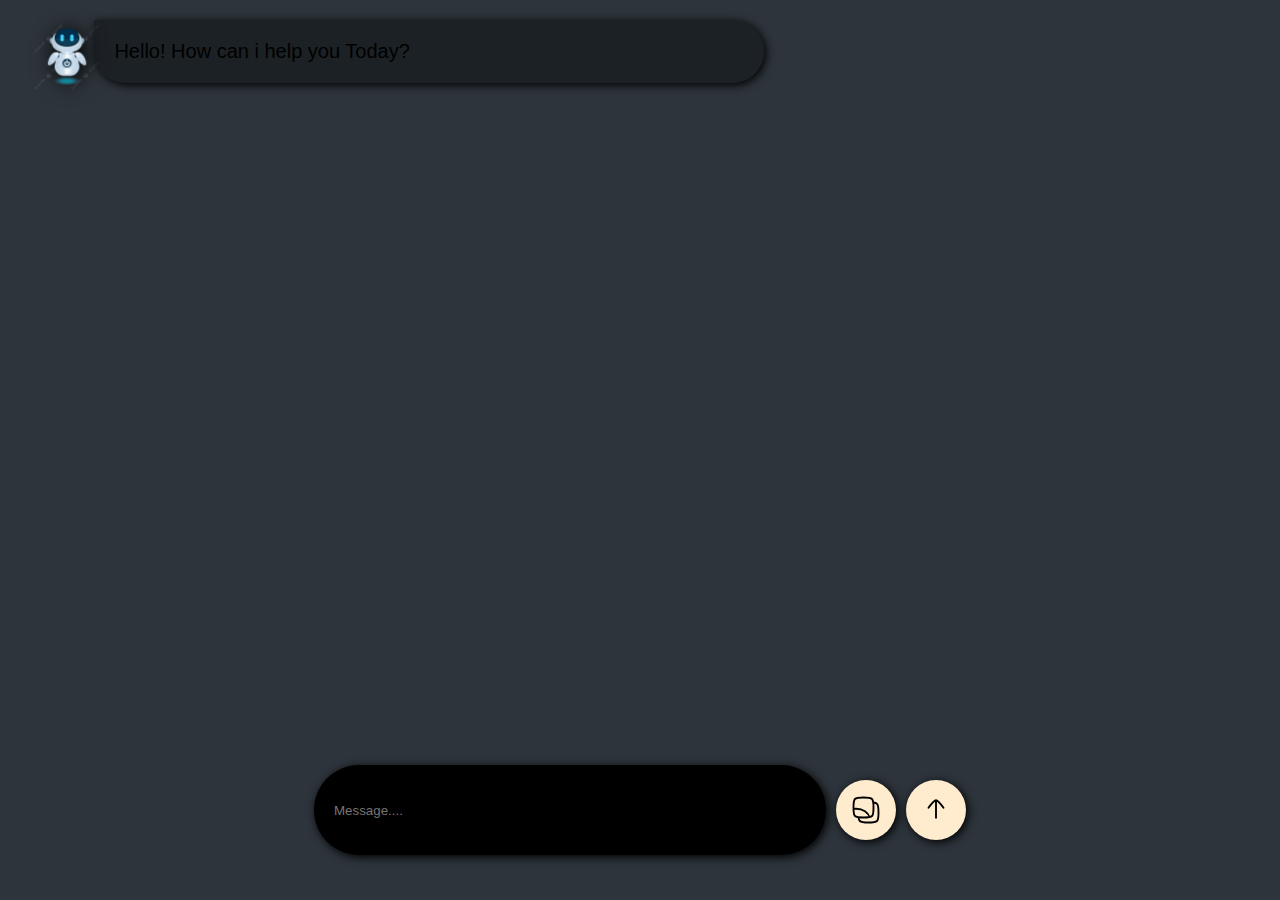
<file: projects/AI-ChatBot/index.html>
<!DOCTYPE html>
<html lang="en">
    <head>
        <meta charset="UTF-8">
        <meta name="viewport" content="width=device-width, intial-scale=1.0">
        <title>AI CHATBOT</title>
        <link rel="stylesheet" href="style.css">
    </head>
    <body>
        <div class="chat-container">
            <div class="ai-chat-box">
                <img src="ai.png" alt="" id="aiImage" width="10%">
                <div class="ai-chat-area">
                    Hello! How can i help you Today?
                </div>
            </div>
        </div>
        <div class="prompt-area">
            <input type="text" id="prompt" placeholder="Message....">
            <button id="image"><img src="img.svg" alt="">
            <input type="file" accept="image/*" hidden></button>
            <button id="submit"><img src="submit.svg" alt=""></button>
        </div>
        <script src="script.js"></script>
    </body>
</html>
</file>
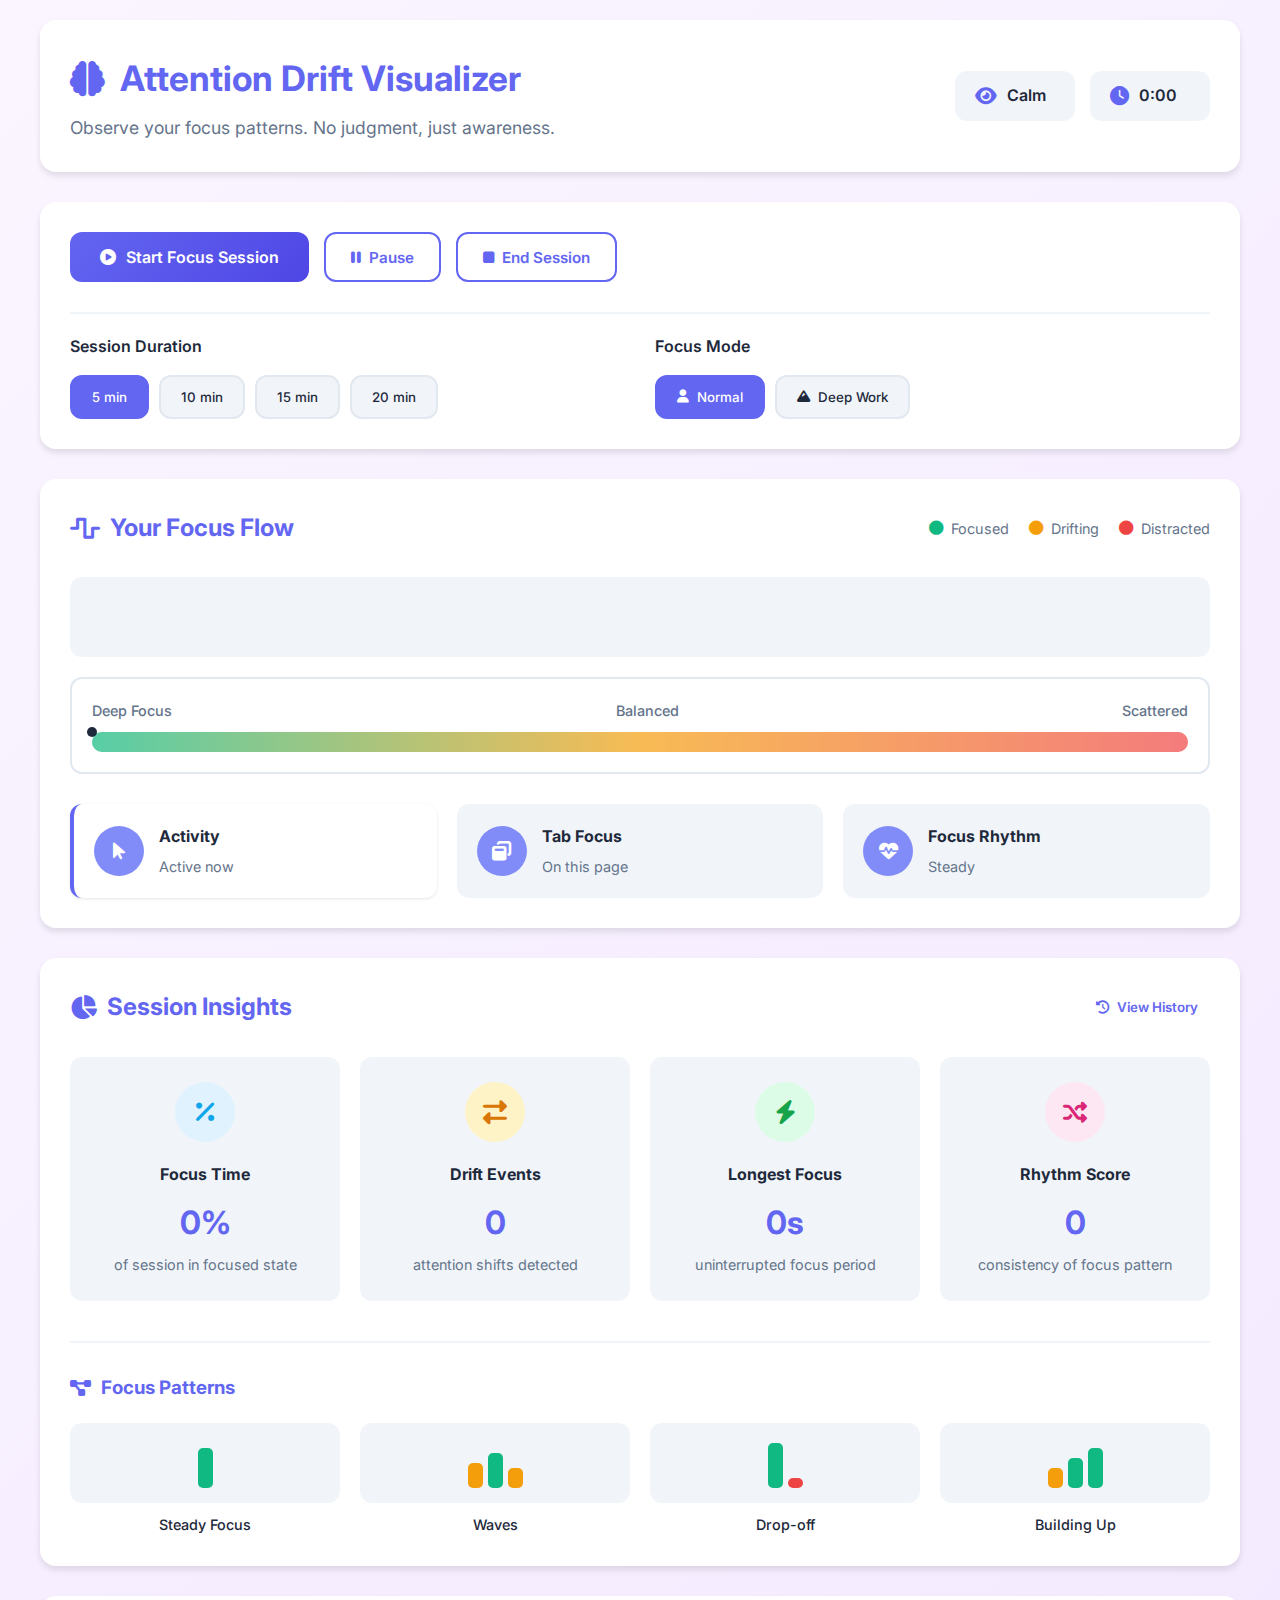
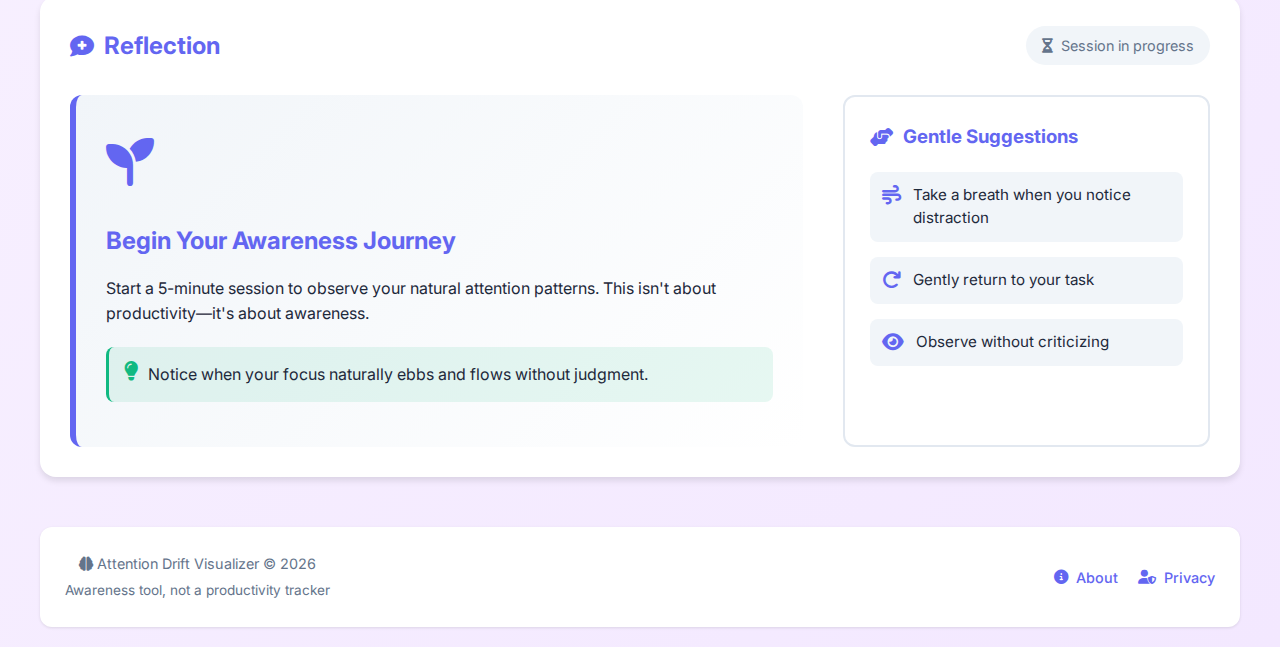
<file: projects/AttentionDriftVisualizer/index.html>
<!DOCTYPE html>
<html lang="en">
<head>
    <meta charset="UTF-8">
    <meta name="viewport" content="width=device-width, initial-scale=1.0">
    <title>Attention Drift Visualizer</title>
    <link rel="stylesheet" href="styles.css">
    <link rel="stylesheet" href="https://cdnjs.cloudflare.com/ajax/libs/font-awesome/6.4.0/css/all.min.css">
    <link href="https://fonts.googleapis.com/css2?family=Inter:wght@300;400;500;600;700&display=swap" rel="stylesheet">
</head>
<body>
    <div class="container">
        <header>
            <div class="header-content">
                <h1><i class="fas fa-brain"></i> Attention Drift Visualizer</h1>
                <p class="subtitle">Observe your focus patterns. No judgment, just awareness.</p>
            </div>
            <div class="header-stats">
                <div class="stat-badge">
                    <i class="fas fa-eye"></i>
                    <span id="currentFocus">Calm</span>
                </div>
                <div class="stat-badge">
                    <i class="fas fa-clock"></i>
                    <span id="sessionTime">0:00</span>
                </div>
            </div>
        </header>

        <main>
            <!-- Session Controls -->
            <div class="control-panel">
                <div class="session-controls">
                    <button id="startSessionBtn" class="btn-primary">
                        <i class="fas fa-play-circle"></i> Start Focus Session
                    </button>
                    <button id="pauseSessionBtn" class="btn-secondary" disabled>
                        <i class="fas fa-pause"></i> Pause
                    </button>
                    <button id="endSessionBtn" class="btn-secondary" disabled>
                        <i class="fas fa-stop"></i> End Session
                    </button>
                </div>
                
                <div class="session-settings">
                    <div class="setting-group">
                        <label for="sessionDuration">Session Duration</label>
                        <div class="duration-options">
                            <button class="duration-btn active" data-minutes="5">5 min</button>
                            <button class="duration-btn" data-minutes="10">10 min</button>
                            <button class="duration-btn" data-minutes="15">15 min</button>
                            <button class="duration-btn" data-minutes="20">20 min</button>
                        </div>
                    </div>
                    
                    <div class="setting-group">
                        <label>Focus Mode</label>
                        <div class="mode-options">
                            <button class="mode-btn active" data-mode="normal">
                                <i class="fas fa-user"></i> Normal
                            </button>
                            <button class="mode-btn" data-mode="deep">
                                <i class="fas fa-mountain"></i> Deep Work
                            </button>
                        </div>
                    </div>
                </div>
            </div>

            <!-- Real-time Visualization -->
            <div class="visualization-panel">
                <div class="visualization-header">
                    <h2><i class="fas fa-wave-square"></i> Your Focus Flow</h2>
                    <div class="visualization-info">
                        <span class="info-item">
                            <i class="fas fa-circle" style="color: #10b981;"></i> Focused
                        </span>
                        <span class="info-item">
                            <i class="fas fa-circle" style="color: #f59e0b;"></i> Drifting
                        </span>
                        <span class="info-item">
                            <i class="fas fa-circle" style="color: #ef4444;"></i> Distracted
                        </span>
                    </div>
                </div>
                
                <div class="focus-flow-container">
                    <div class="focus-timeline" id="focusTimeline">
                        <!-- Timeline visualization will be generated here -->
                    </div>
                    
                    <div class="focus-meter">
                        <div class="meter-labels">
                            <span>Deep Focus</span>
                            <span>Balanced</span>
                            <span>Scattered</span>
                        </div>
                        <div class="meter-bar">
                            <div class="meter-fill" id="meterFill"></div>
                            <div class="meter-indicator" id="meterIndicator">
                                <div class="indicator-dot"></div>
                            </div>
                        </div>
                    </div>
                </div>
                
                <div class="live-indicators">
                    <div class="indicator active" id="idleIndicator">
                        <div class="indicator-icon">
                            <i class="fas fa-mouse-pointer"></i>
                        </div>
                        <div class="indicator-content">
                            <h3>Activity</h3>
                            <p id="idleStatus">Active now</p>
                        </div>
                    </div>
                    
                    <div class="indicator" id="tabIndicator">
                        <div class="indicator-icon">
                            <i class="fas fa-window-restore"></i>
                        </div>
                        <div class="indicator-content">
                            <h3>Tab Focus</h3>
                            <p id="tabStatus">On this page</p>
                        </div>
                    </div>
                    
                    <div class="indicator" id="rhythmIndicator">
                        <div class="indicator-icon">
                            <i class="fas fa-heartbeat"></i>
                        </div>
                        <div class="indicator-content">
                            <h3>Focus Rhythm</h3>
                            <p id="rhythmStatus">Steady</p>
                        </div>
                    </div>
                </div>
            </div>

            <!-- Insights Panel -->
            <div class="insights-panel">
                <div class="insights-header">
                    <h2><i class="fas fa-chart-pie"></i> Session Insights</h2>
                    <button id="showHistoryBtn" class="btn-text">
                        <i class="fas fa-history"></i> View History
                    </button>
                </div>
                
                <div class="insights-content">
                    <div class="insight-cards">
                        <div class="insight-card">
                            <div class="insight-icon" style="background: #e0f2fe;">
                                <i class="fas fa-percentage" style="color: #0ea5e9;"></i>
                            </div>
                            <div class="insight-details">
                                <h3>Focus Time</h3>
                                <div class="insight-value" id="focusPercentage">0%</div>
                                <p>of session in focused state</p>
                            </div>
                        </div>
                        
                        <div class="insight-card">
                            <div class="insight-icon" style="background: #fef3c7;">
                                <i class="fas fa-exchange-alt" style="color: #d97706;"></i>
                            </div>
                            <div class="insight-details">
                                <h3>Drift Events</h3>
                                <div class="insight-value" id="driftCount">0</div>
                                <p>attention shifts detected</p>
                            </div>
                        </div>
                        
                        <div class="insight-card">
                            <div class="insight-icon" style="background: #dcfce7;">
                                <i class="fas fa-bolt" style="color: #16a34a;"></i>
                            </div>
                            <div class="insight-details">
                                <h3>Longest Focus</h3>
                                <div class="insight-value" id="longestFocus">0s</div>
                                <p>uninterrupted focus period</p>
                            </div>
                        </div>
                        
                        <div class="insight-card">
                            <div class="insight-icon" style="background: #fce7f3;">
                                <i class="fas fa-random" style="color: #db2777;"></i>
                            </div>
                            <div class="insight-details">
                                <h3>Rhythm Score</h3>
                                <div class="insight-value" id="rhythmScore">0</div>
                                <p>consistency of focus pattern</p>
                            </div>
                        </div>
                    </div>
                    
                    <div class="patterns-section">
                        <h3><i class="fas fa-project-diagram"></i> Focus Patterns</h3>
                        <div class="patterns-grid" id="patternsGrid">
                            <div class="pattern-item">
                                <div class="pattern-visual">
                                    <div class="pattern-bar" style="height: 80%; background: #10b981;"></div>
                                </div>
                                <p>Steady Focus</p>
                            </div>
                            <div class="pattern-item">
                                <div class="pattern-visual">
                                    <div class="pattern-bar" style="height: 50%; background: #f59e0b;"></div>
                                    <div class="pattern-bar" style="height: 70%; background: #10b981;"></div>
                                    <div class="pattern-bar" style="height: 40%; background: #f59e0b;"></div>
                                </div>
                                <p>Waves</p>
                            </div>
                            <div class="pattern-item">
                                <div class="pattern-visual">
                                    <div class="pattern-bar" style="height: 90%; background: #10b981;"></div>
                                    <div class="pattern-bar" style="height: 20%; background: #ef4444;"></div>
                                </div>
                                <p>Drop-off</p>
                            </div>
                            <div class="pattern-item">
                                <div class="pattern-visual">
                                    <div class="pattern-bar" style="height: 40%; background: #f59e0b;"></div>
                                    <div class="pattern-bar" style="height: 60%; background: #10b981;"></div>
                                    <div class="pattern-bar" style="height: 80%; background: #10b981;"></div>
                                </div>
                                <p>Building Up</p>
                            </div>
                        </div>
                    </div>
                </div>
            </div>

            <!-- Reflection Panel -->
            <div class="reflection-panel" id="reflectionPanel">
                <div class="reflection-header">
                    <h2><i class="fas fa-comment-medical"></i> Reflection</h2>
                    <div class="reflection-status" id="reflectionStatus">
                        <i class="fas fa-hourglass-half"></i> Session in progress
                    </div>
                </div>
                
                <div class="reflection-content">
                    <div class="reflection-message" id="reflectionMessage">
                        <div class="message-icon">
                            <i class="fas fa-seedling"></i>
                        </div>
                        <div class="message-content">
                            <h3>Begin Your Focus Journey</h3>
                            <p>Start a session to observe your natural attention patterns. This isn't about productivity—it's about awareness.</p>
                            <p class="tip">
                                <i class="fas fa-lightbulb"></i>
                                Notice when your focus naturally ebbs and flows without judgment.
                            </p>
                        </div>
                    </div>
                    
                    <div class="action-suggestions" id="actionSuggestions">
                        <h3><i class="fas fa-hands-helping"></i> Gentle Suggestions</h3>
                        <div class="suggestions-list">
                            <div class="suggestion">
                                <i class="fas fa-wind"></i>
                                <p>Take a breath when you notice distraction</p>
                            </div>
                            <div class="suggestion">
                                <i class="fas fa-redo"></i>
                                <p>Gently return to your task</p>
                            </div>
                            <div class="suggestion">
                                <i class="fas fa-eye"></i>
                                <p>Observe without criticizing</p>
                            </div>
                        </div>
                    </div>
                </div>
            </div>

            <!-- History Modal -->
            <div class="modal" id="historyModal">
                <div class="modal-content">
                    <div class="modal-header">
                        <h3><i class="fas fa-history"></i> Session History</h3>
                        <button class="close-modal">&times;</button>
                    </div>
                    <div class="modal-body">
                        <div class="history-filters">
                            <button class="filter-btn active" data-filter="all">All Sessions</button>
                            <button class="filter-btn" data-filter="today">Today</button>
                            <button class="filter-btn" data-filter="week">This Week</button>
                        </div>
                        
                        <div class="history-list" id="historyList">
                            <!-- History items will be added here -->
                        </div>
                        
                        <div class="modal-actions">
                            <button id="clearHistoryBtn" class="btn-secondary">
                                <i class="fas fa-trash"></i> Clear History
                            </button>
                            <button id="closeHistoryBtn" class="btn-primary">
                                Close
                            </button>
                        </div>
                    </div>
                </div>
            </div>
        </main>
        
        <footer>
            <div class="footer-content">
                <div class="footer-left">
                    <p><i class="fas fa-brain"></i> Attention Drift Visualizer &copy; <span id="currentYear"></span></p>
                    <p class="footer-sub">Awareness tool, not a productivity tracker</p>
                </div>
                <div class="footer-right">
                    <div class="footer-links">
                        <a href="#" class="footer-link" id="aboutBtn">
                            <i class="fas fa-info-circle"></i> About
                        </a>
                        <a href="#" class="footer-link" id="privacyBtn">
                            <i class="fas fa-user-shield"></i> Privacy
                        </a>
                    </div>
                </div>
            </div>
        </footer>
    </div>

    <script src="script.js"></script>
</body>
</html>
</file>
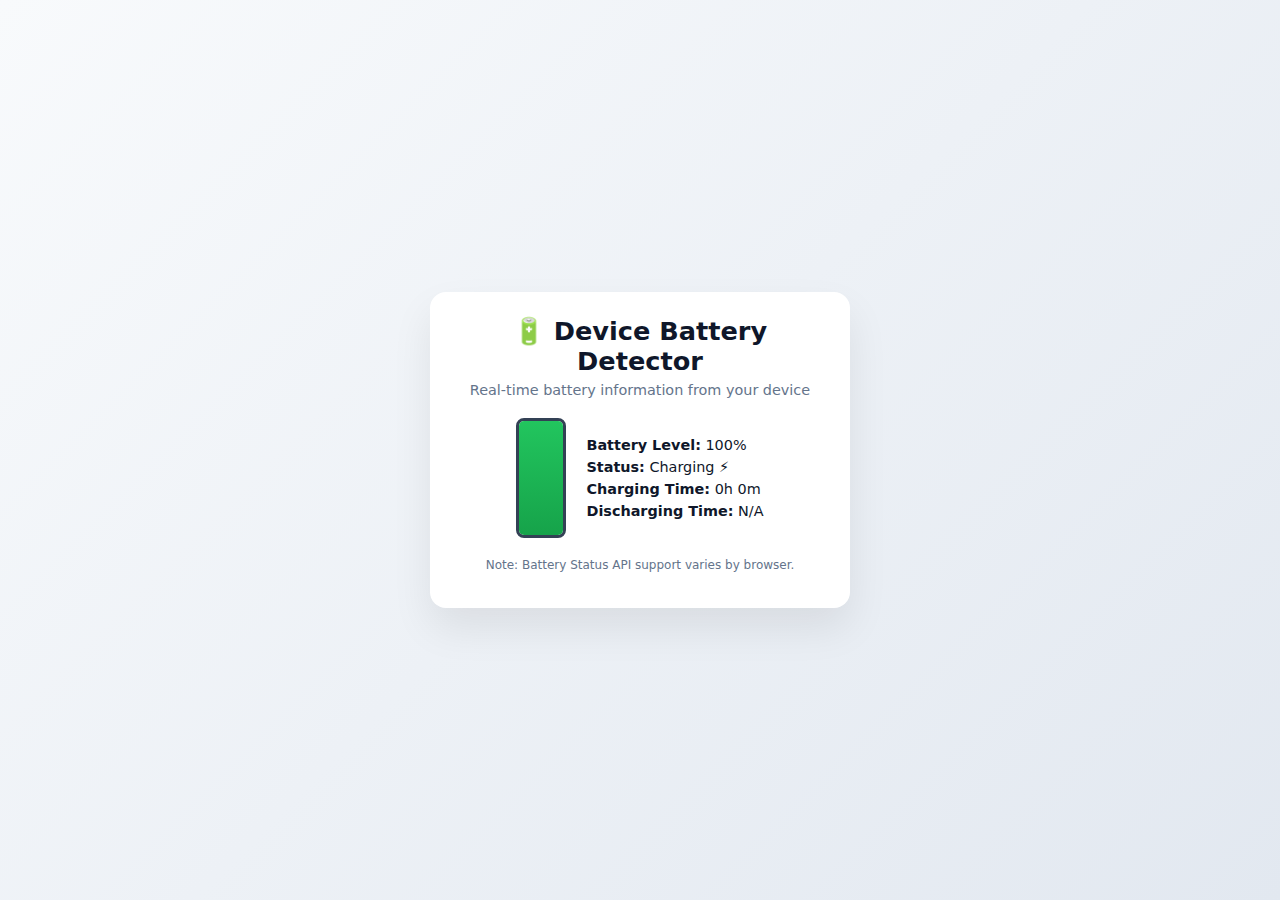
<file: projects/battery-detector/index.html>
<!DOCTYPE html>
<html lang="en">
<head>
  <meta charset="UTF-8" />
  <title>Device Battery Detector</title>
  <meta name="viewport" content="width=device-width, initial-scale=1.0" />
  <link rel="stylesheet" href="style.css" />
</head>
<body>

  <main class="container">
    <h1>🔋 Device Battery Detector</h1>
    <p class="subtitle">Real-time battery information from your device</p>

    <div class="battery-card">
      <div class="battery-visual">
        <div class="battery-level" id="batteryLevel"></div>
      </div>

      <div class="battery-info">
        <p><strong>Battery Level:</strong> <span id="levelText">--%</span></p>
        <p><strong>Status:</strong> <span id="statusText">--</span></p>
        <p><strong>Charging Time:</strong> <span id="chargingTime">--</span></p>
        <p><strong>Discharging Time:</strong> <span id="dischargingTime">--</span></p>
      </div>
    </div>

    <p class="note">
      Note: Battery Status API support varies by browser.
    </p>
  </main>

  <script src="script.js"></script>
</body>
</html>
</file>
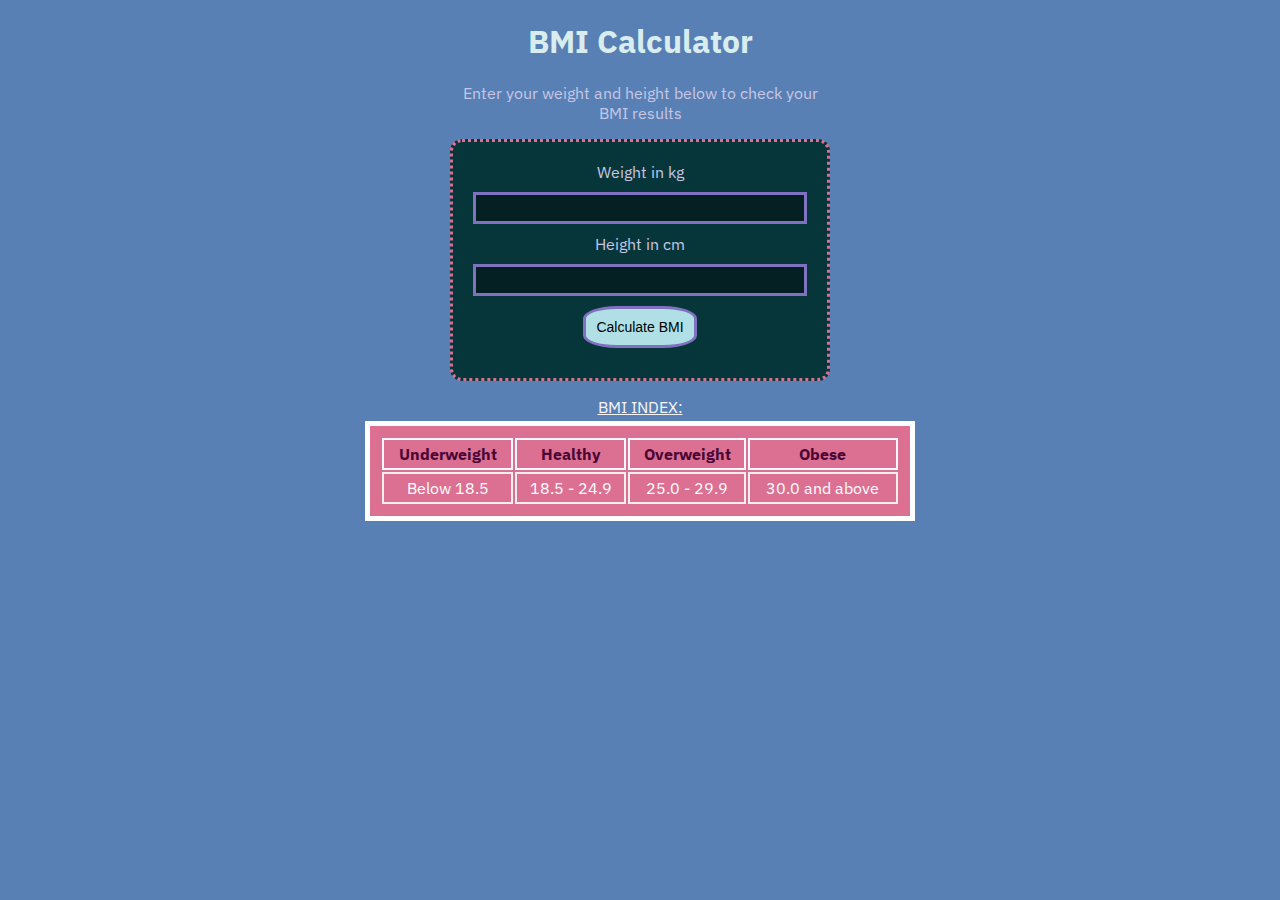
<file: projects/bmi-calculator/index.html>
<html></html>
<head>
	<title>BMI Calculator</title>
	<meta name="viewport" content="width=device-width, initial-scale=1.0, user-scalable=no">
	<link rel="stylesheet" type="text/css" href="styles.css">
	<link href="https://fonts.googleapis.com/css?family=Open+Sans" rel="stylesheet">
</head>
<body>
    <div class="container">
    	<div class="panel">
    		<h1 class="text-center">BMI Calculator</h1>
    		
    			<p id="introText" class="text-center">Enter your weight and height below to check your BMI results</p>
    			
    			<form>
    				<div id="weightInput">
    					<p>Weight in kg</p>
    		     		<input id="weight" type="number" pattern="[0-9]*" name="a" />
    				</div>
    				<div id="heightInput">
    					<p>Height in cm</p>
	    				 <input id="height" type="number" pattern="[0-9]*" name="b"/> 
    				</div>
    		     <button type="button" class="btn" onclick="calculate()">Calculate BMI</button>
				 <div id="results" class="text-center" style="color:#fff"> </div>
    		</form>
    	</div>
    </div>
	<div id="table">
		<table>
			<caption style="color:whitesmoke;text-decoration: underline;margin-bottom:4px">BMI INDEX:</caption>
			<tr>
				<th>Underweight</th>
				<th>Healthy</th>
				<th>Overweight</th>
				<th>Obese</th>
			</tr>
			<tr>
				<td>Below 18.5</td>
				<td>18.5 - 24.9</td>
				<td>25.0 - 29.9 </td>
				<td>30.0 and above</td>

			</tr>
		</table>
	</div>
	<script src="main.js"></script>
</body>
</html>
</file>
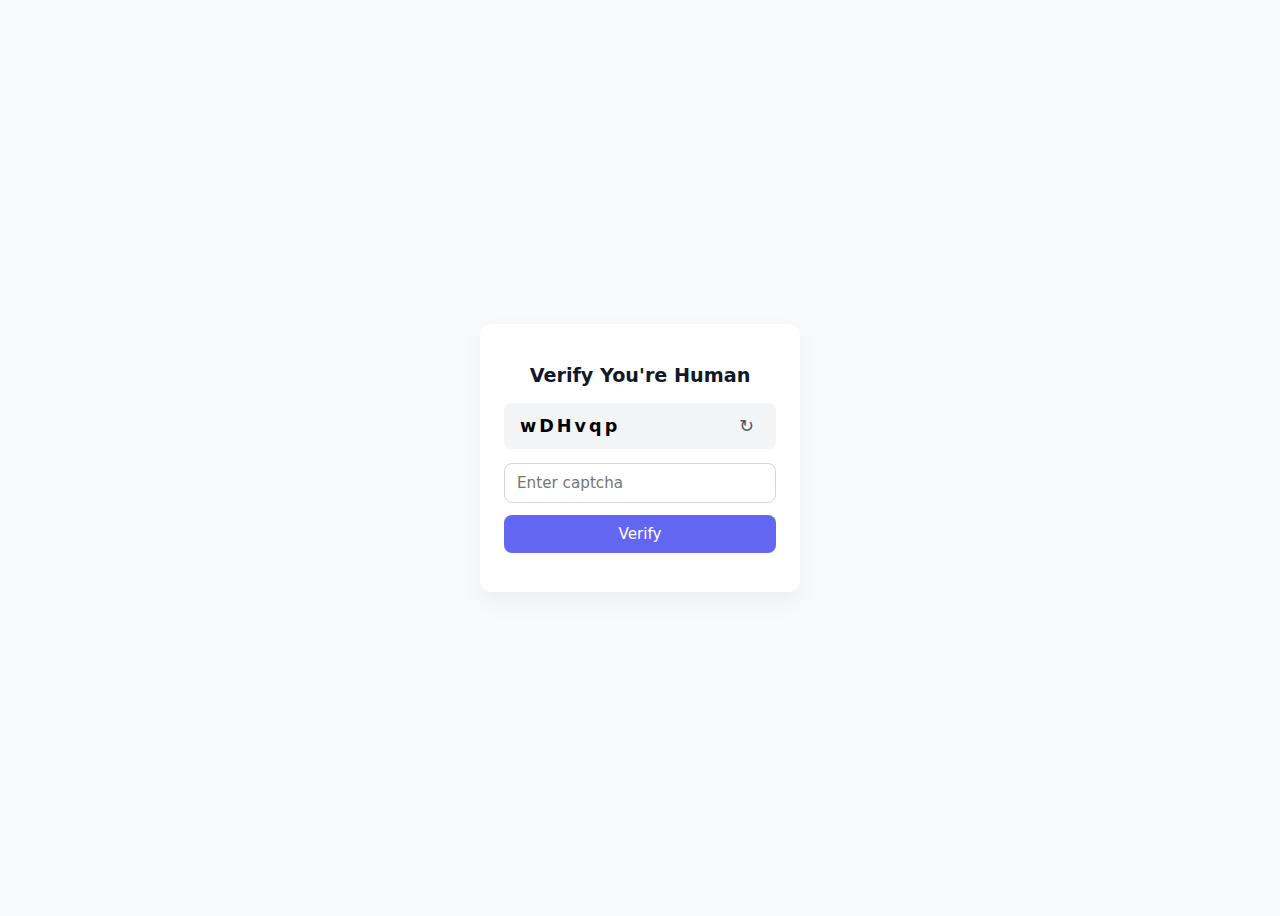
<file: projects/captcha-generator/index.html>
<!DOCTYPE html>
<html lang="en">
<head>
  <meta charset="UTF-8" />
  <title>Captcha Generator</title>
  <link rel="stylesheet" href="style.css" />
</head>
<body>

  <div class="captcha-container">
    <h2>Verify You're Human</h2>

    <div class="captcha-box">
      <span id="captchaText"></span>
      <button id="refreshBtn" aria-label="Refresh captcha">↻</button>
    </div>

    <input
      type="text"
      id="captchaInput"
      placeholder="Enter captcha"
      autocomplete="off"
    />

    <button id="verifyBtn">Verify</button>

    <p id="message"></p>
  </div>

  <script src="script.js"></script>
</body>
</html>
</file>
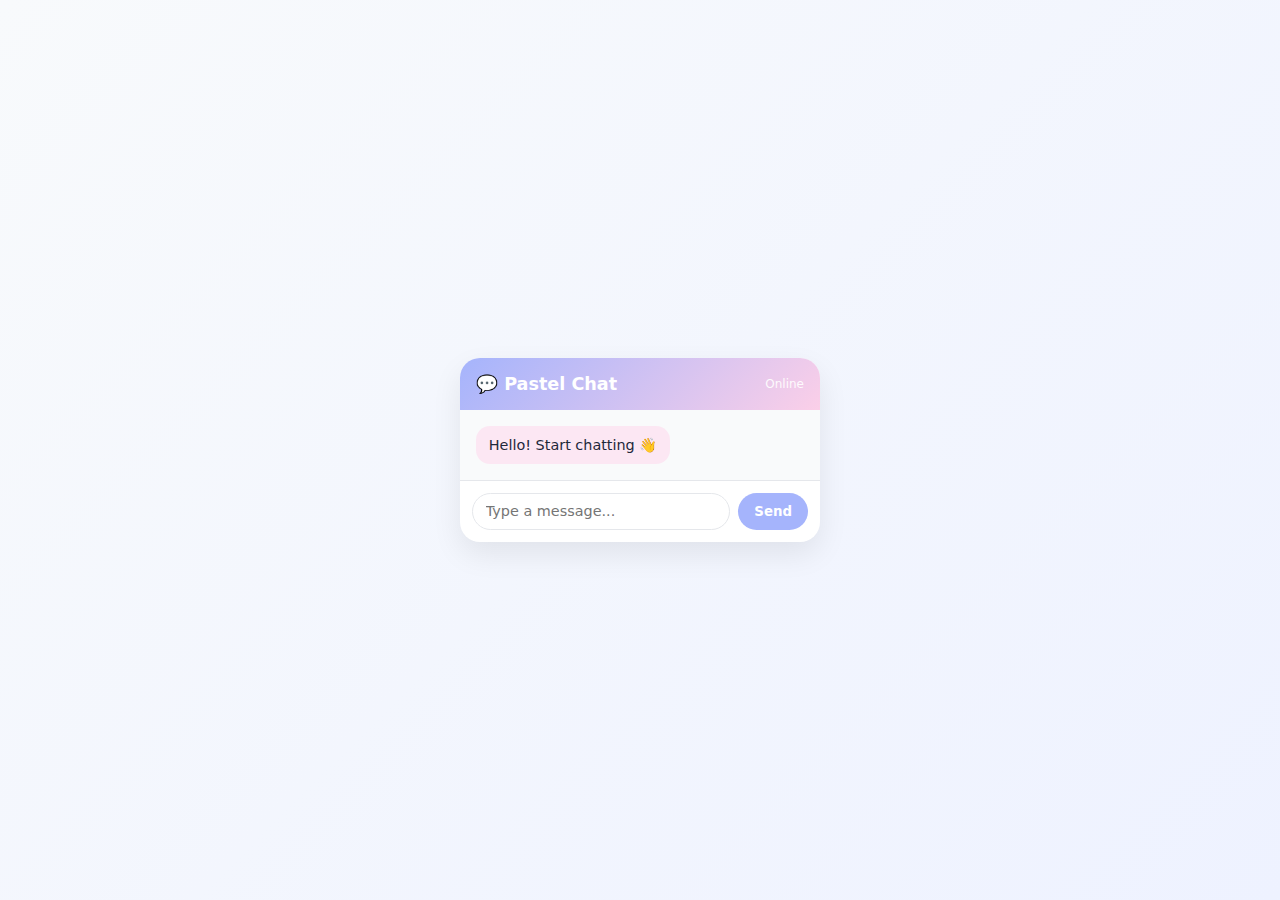
<file: projects/chat-app/index.html>
<!DOCTYPE html>
<html lang="en">
<head>
  <meta charset="UTF-8" />
  <meta name="viewport" content="width=device-width, initial-scale=1.0"/>
  <title>Pastel Chat App</title>
  <link rel="stylesheet" href="styles.css" />
</head>
<body>

  <div class="chat-container">
    <header class="chat-header">
      <h2>💬 Pastel Chat</h2>
      <span class="status">Online</span>
    </header>

    <div id="chatMessages" class="chat-messages">
      <div class="message bot">
        <span>Hello! Start chatting 👋</span>
      </div>
    </div>

    <form id="chatForm" class="chat-input">
      <input
        type="text"
        id="messageInput"
        placeholder="Type a message..."
        autocomplete="off"
      />
      <button type="submit">Send</button>
    </form>
  </div>

  <script src="script.js"></script>
</body>
</html>
</file>
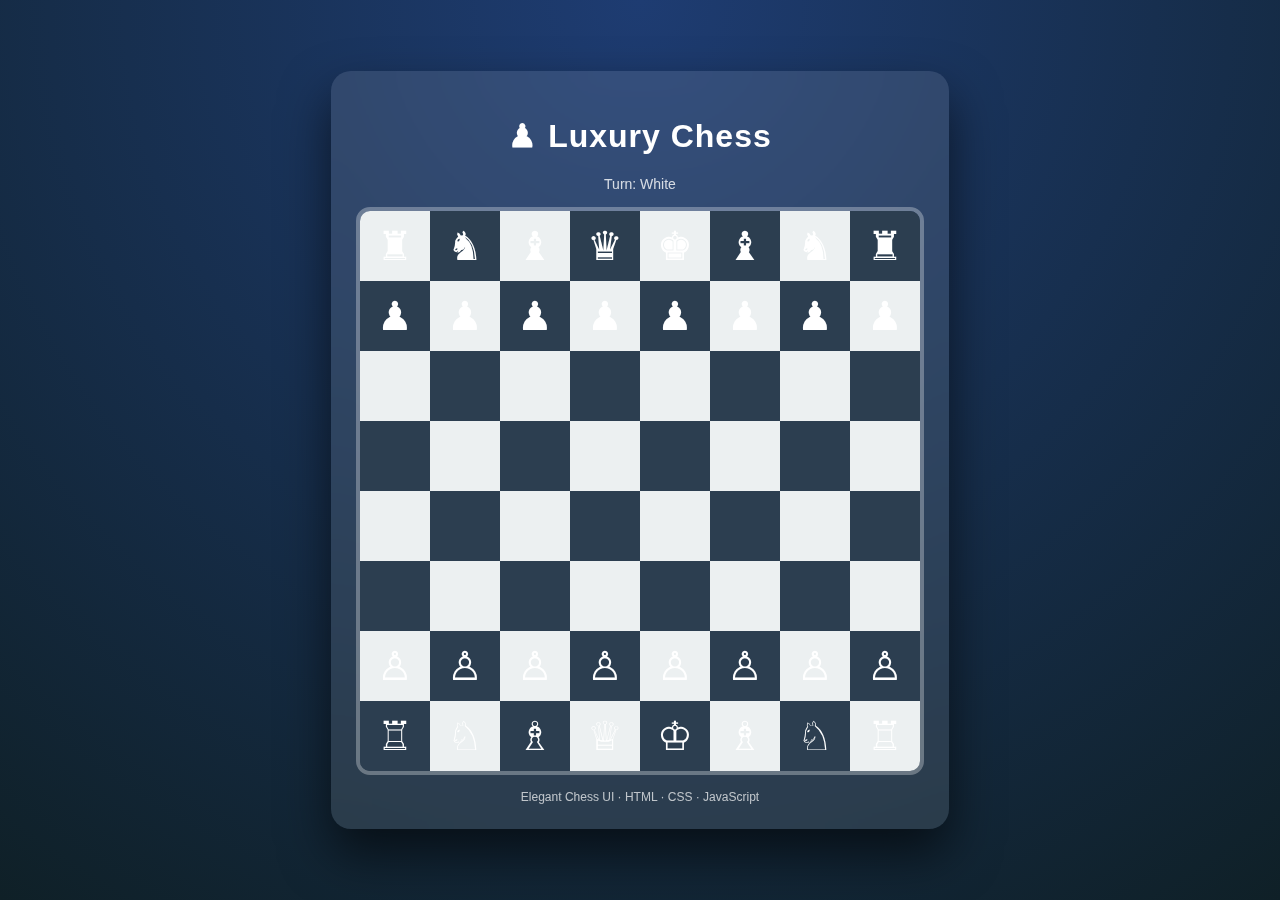
<file: projects/chess/index.html>
<!DOCTYPE html>
<html lang="en">
<head>
<meta charset="UTF-8">
<title>Luxury Chess Game</title>
<meta name="viewport" content="width=device-width, initial-scale=1.0">

<style>
/* ===== GLOBAL ===== */
* {
  box-sizing: border-box;
  font-family: 'Poppins', sans-serif;
}

body {
  margin: 0;
  min-height: 100vh;
  background: radial-gradient(circle at top, #1e3c72, #0f2027);
  display: flex;
  align-items: center;
  justify-content: center;
  color: white;
}

/* ===== CONTAINER ===== */
.game-container {
  background: rgba(255,255,255,0.1);
  backdrop-filter: blur(15px);
  border-radius: 20px;
  padding: 25px;
  box-shadow: 0 25px 50px rgba(0,0,0,0.6);
  display: flex;
  flex-direction: column;
  align-items: center;
}

/* ===== HEADER ===== */
.header {
  margin-bottom: 15px;
  text-align: center;
}

.header h1 {
  font-weight: 600;
  letter-spacing: 1px;
}

.turn {
  margin-top: 5px;
  font-size: 14px;
  opacity: 0.8;
}

/* ===== CHESS BOARD ===== */
.board {
  display: grid;
  grid-template-columns: repeat(8, 70px);
  grid-template-rows: repeat(8, 70px);
  border-radius: 14px;
  overflow: hidden;
  border: 4px solid rgba(255,255,255,0.3);
}

/* ===== SQUARE ===== */
.square {
  display: flex;
  align-items: center;
  justify-content: center;
  font-size: 40px;
  cursor: pointer;
  transition: all 0.25s ease;
}

.square.dark {
  background: #2c3e50;
}

.square.light {
  background: #ecf0f1;
}

.square:hover {
  transform: scale(1.05);
}

.square.selected {
  box-shadow: inset 0 0 0 4px gold;
}

.square.move {
  background: radial-gradient(circle, #f1c40f 25%, transparent 30%);
}

/* ===== PIECE ===== */
.piece {
  user-select: none;
}

/* ===== FOOTER ===== */
.footer {
  margin-top: 15px;
  font-size: 12px;
  opacity: 0.7;
}

/* ===== RESPONSIVE ===== */
@media (max-width: 700px) {
  .board {
    grid-template-columns: repeat(8, 45px);
    grid-template-rows: repeat(8, 45px);
  }
  .square {
    font-size: 28px;
  }
}
</style>
</head>

<body>

<div class="game-container">
  <div class="header">
    <h1>♟ Luxury Chess</h1>
    <div class="turn" id="turn">Turn: White</div>
  </div>

  <div class="board" id="board"></div>

  <div class="footer">
    Elegant Chess UI · HTML · CSS · JavaScript
  </div>
</div>

<script>
/* ===== PIECES ===== */
const pieces = {
  r: "♜", n: "♞", b: "♝", q: "♛", k: "♚", p: "♟",
  R: "♖", N: "♘", B: "♗", Q: "♕", K: "♔", P: "♙"
};

/* ===== INITIAL BOARD ===== */
let boardState = [
  "rnbqkbnr",
  "pppppppp",
  "........",
  "........",
  "........",
  "........",
  "PPPPPPPP",
  "RNBQKBNR"
];

const board = document.getElementById("board");
const turnText = document.getElementById("turn");

let selected = null;
let currentTurn = "white";

/* ===== CREATE BOARD ===== */
function createBoard() {
  board.innerHTML = "";
  boardState.forEach((row, r) => {
    [...row].forEach((cell, c) => {
      const square = document.createElement("div");
      square.className = `square ${(r + c) % 2 === 0 ? "light" : "dark"}`;
      square.dataset.row = r;
      square.dataset.col = c;

      if (cell !== ".") {
        const piece = document.createElement("div");
        piece.className = "piece";
        piece.textContent = pieces[cell];
        square.appendChild(piece);
      }

      square.addEventListener("click", () => handleClick(r, c));
      board.appendChild(square);
    });
  });
}

/* ===== CLICK HANDLER ===== */
function handleClick(r, c) {
  const piece = boardState[r][c];

  if (selected) {
    if (isValidMove(selected.r, selected.c, r, c)) {
      movePiece(selected.r, selected.c, r, c);
      switchTurn();
    }
    clearSelection();
  } else {
    if (piece !== "." && isCurrentTurnPiece(piece)) {
      selectSquare(r, c);
    }
  }
}

/* ===== SELECT ===== */
function selectSquare(r, c) {
  clearSelection();
  selected = { r, c };
  getSquare(r, c).classList.add("selected");
  showMoves(r, c);
}

/* ===== CLEAR ===== */
function clearSelection() {
  document.querySelectorAll(".square").forEach(sq => {
    sq.classList.remove("selected", "move");
  });
  selected = null;
}

/* ===== MOVE ===== */
function movePiece(sr, sc, tr, tc) {
  let row = boardState[sr].split("");
  let piece = row[sc];
  row[sc] = ".";
  boardState[sr] = row.join("");

  let targetRow = boardState[tr].split("");
  targetRow[tc] = piece;
  boardState[tr] = targetRow.join("");

  createBoard();
}

/* ===== TURN ===== */
function switchTurn() {
  currentTurn = currentTurn === "white" ? "black" : "white";
  turnText.textContent = `Turn: ${currentTurn.charAt(0).toUpperCase() + currentTurn.slice(1)}`;
}

/* ===== HELPERS ===== */
function getSquare(r, c) {
  return document.querySelector(`[data-row="${r}"][data-col="${c}"]`);
}

function isCurrentTurnPiece(piece) {
  return currentTurn === "white" ? piece === piece.toUpperCase() : piece === piece.toLowerCase();
}

/* ===== BASIC MOVE LOGIC ===== */
function isValidMove(sr, sc, tr, tc) {
  if (sr === tr && sc === tc) return false;

  const piece = boardState[sr][sc];
  const target = boardState[tr][tc];

  if (target !== "." && isCurrentTurnPiece(target)) return false;

  const dr = tr - sr;
  const dc = tc - sc;

  switch (piece.toLowerCase()) {
    case "p":
      return currentTurn === "white"
        ? dr === -1 && dc === 0 && target === "."
        : dr === 1 && dc === 0 && target === ".";
    case "r":
      return dr === 0 || dc === 0;
    case "b":
      return Math.abs(dr) === Math.abs(dc);
    case "q":
      return dr === 0 || dc === 0 || Math.abs(dr) === Math.abs(dc);
    case "n":
      return Math.abs(dr) * Math.abs(dc) === 2;
    case "k":
      return Math.abs(dr) <= 1 && Math.abs(dc) <= 1;
  }
  return false;
}

/* ===== SHOW MOVES ===== */
function showMoves(r, c) {
  for (let i = 0; i < 8; i++) {
    for (let j = 0; j < 8; j++) {
      if (isValidMove(r, c, i, j)) {
        getSquare(i, j).classList.add("move");
      }
    }
  }
}

/* ===== INIT ===== */
createBoard();
</script>

</body>
</html>
</file>
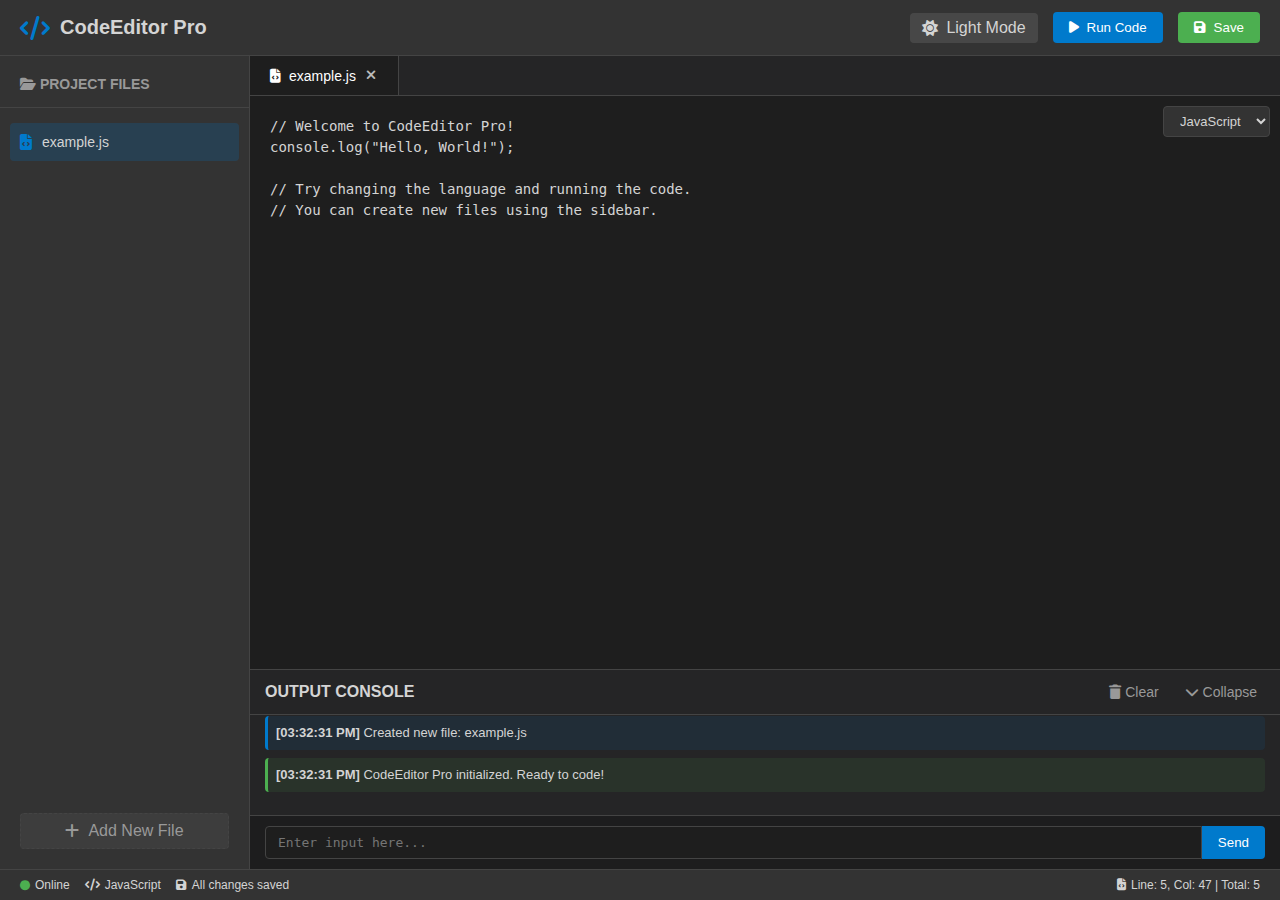
<file: projects/CodeEditor/index.html>
<!DOCTYPE html>
<html lang="en">
<head>
    <meta charset="UTF-8">
    <meta name="viewport" content="width=device-width, initial-scale=1.0">
    <title>Advanced Code Editor & Compiler UI</title>
    <link rel="stylesheet" href="https://cdnjs.cloudflare.com/ajax/libs/font-awesome/6.4.0/css/all.min.css">
    <link rel="stylesheet" href="style.css">
</head>
<body>
    <div class="container">
        <!-- Header -->
        <header class="header">
            <div class="logo">
                <i class="fas fa-code"></i>
                <h1>CodeEditor Pro</h1>
            </div>
            <div class="controls">
                <div class="theme-toggle" id="themeToggle">
                    <i class="fas fa-sun"></i>
                    <span>Light Mode</span>
                </div>
                <button class="btn btn-primary" id="runCode">
                    <i class="fas fa-play"></i>
                    <span>Run Code</span>
                </button>
                <button class="btn btn-success" id="saveCode">
                    <i class="fas fa-save"></i>
                    <span>Save</span>
                </button>
            </div>
        </header>

        <!-- Main Content -->
        <div class="main-content">
            <!-- Sidebar -->
            <aside class="sidebar">
                <div class="sidebar-title">
                    <i class="fas fa-folder-open"></i>
                    PROJECT FILES
                </div>
                <div class="files-list" id="filesList">
                    <!-- Files will be dynamically added here -->
                </div>
                <div class="add-file" id="addFile">
                    <i class="fas fa-plus"></i>
                    <span>Add New File</span>
                </div>
            </aside>

            <!-- Editor Section -->
            <section class="editor-section">
                <!-- Tabs -->
                <div class="tabs" id="tabsContainer">
                    <!-- Tabs will be dynamically added here -->
                </div>

                <!-- Editor -->
                <div class="editor-container">
                    <textarea id="codeEditor" placeholder="// Start coding here..."></textarea>
                    <div class="language-selector">
                        <select id="languageSelect">
                            <option value="javascript">JavaScript</option>
                            <option value="html">HTML</option>
                            <option value="css">CSS</option>
                            <option value="python">Python</option>
                            <option value="java">Java</option>
                            <option value="cpp">C++</option>
                        </select>
                    </div>
                </div>

                <!-- Console -->
                <div class="console">
                    <div class="console-header">
                        <span>OUTPUT CONSOLE</span>
                        <div class="console-controls">
                            <button class="console-btn" id="clearConsole">
                                <i class="fas fa-trash"></i> Clear
                            </button>
                            <button class="console-btn" id="toggleConsole">
                                <i class="fas fa-chevron-down"></i> Collapse
                            </button>
                        </div>
                    </div>
                    <div id="consoleOutput">
                        <!-- Console output will be displayed here -->
                    </div>
                    <div class="input-area">
                        <input type="text" id="consoleInput" placeholder="Enter input here...">
                        <button id="sendInput">Send</button>
                    </div>
                </div>
            </section>
        </div>

        <!-- Footer -->
        <footer class="footer">
            <div class="status">
                <div class="status-item">
                    <i class="fas fa-circle status-icon online"></i>
                    <span>Online</span>
                </div>
                <div class="status-item">
                    <i class="fas fa-code"></i>
                    <span id="languageStatus">JavaScript</span>
                </div>
                <div class="status-item">
                    <i class="fas fa-save"></i>
                    <span id="saveStatus">All changes saved</span>
                </div>
            </div>
            <div class="status">
                <div class="status-item">
                    <i class="fas fa-file-code"></i>
                    <span id="lineCount">Line: 1, Col: 1</span>
                </div>
            </div>
        </footer>
    </div>

    <script src="script.js"></script>
</body>
</html>
</file>
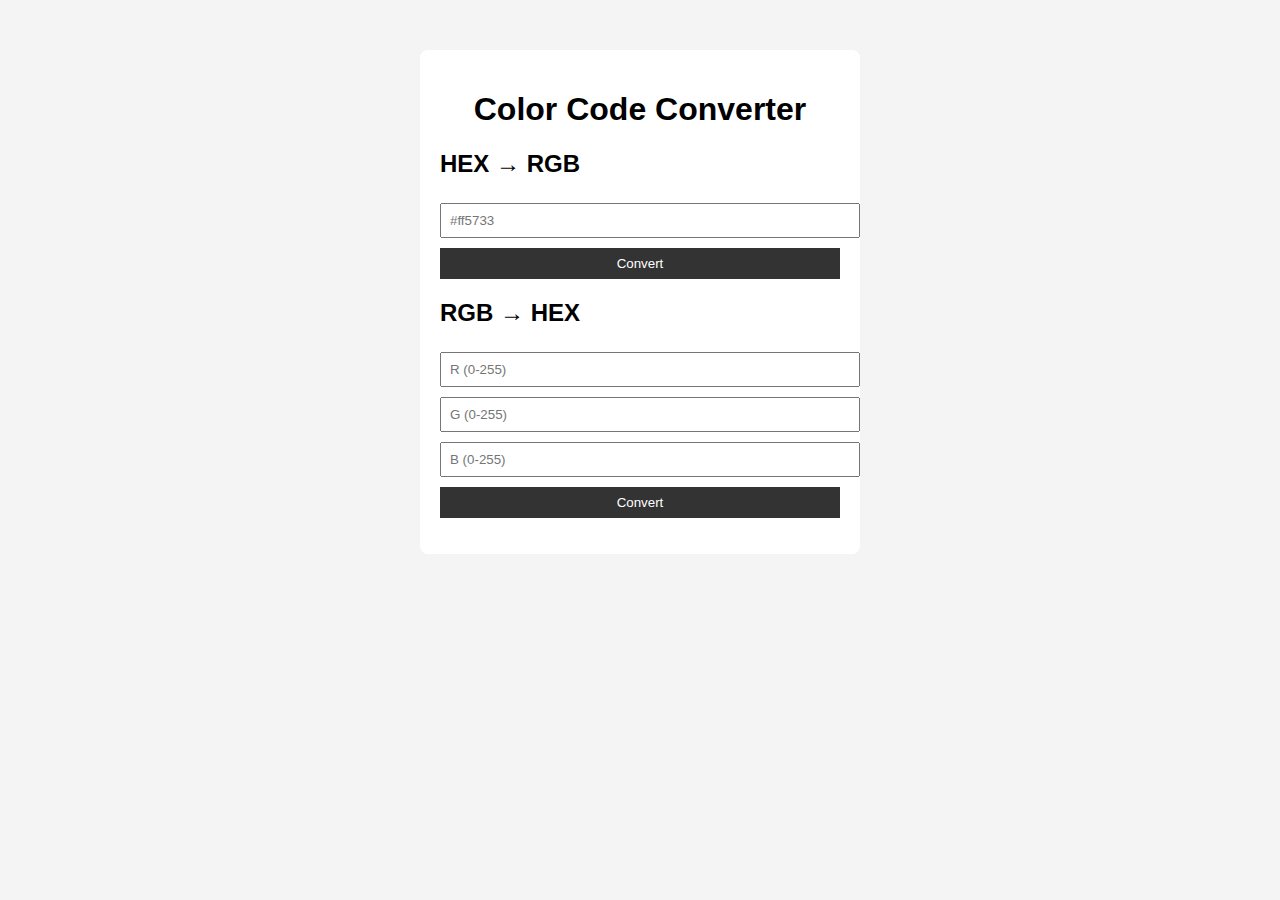
<file: projects/color-code-converter/index.html>
<!DOCTYPE html>
<html lang="en">
<head>
  <meta charset="UTF-8" />
  <title>Color Code Converter</title>
  <link rel="stylesheet" href="style.css" />
</head>
<body>

  <div class="container">
    <h1>Color Code Converter</h1>

    <div class="section">
      <h2>HEX → RGB</h2>
      <input type="text" id="hexInput" placeholder="#ff5733" />
      <button onclick="hexToRgb()">Convert</button>
      <p id="rgbOutput"></p>
    </div>

    <div class="section">
      <h2>RGB → HEX</h2>
      <input type="number" id="r" placeholder="R (0-255)" />
      <input type="number" id="g" placeholder="G (0-255)" />
      <input type="number" id="b" placeholder="B (0-255)" />
      <button onclick="rgbToHex()">Convert</button>
      <p id="hexOutput"></p>
    </div>
  </div>

  <script src="script.js"></script>
</body>
</html>
</file>
<file: projects/AI-ChatBot/style.css>
*{
    margin: 0;
    padding: 0;
    box-sizing: border-box;
    font-family: 'Gill Sans', 'Gill Sans MT', calibri, 'Trebucher MS', sans-serif;

}
body
{
    width: 100%;
    height: 100vh;

}
.chat-container
{
    width: 100%;
    height: 80%;
    background-color: rgb(45,52,59);
    padding: 20px;
    display: flex;
    flex-direction: column;
    gap: 20px;
    font-size: 20px;
    overflow: auto;
}
.user-chat-box{
    width: 60%;
    position: relative;
    left: 30%;
}
.ai-chat-box{
    width: 60%;
    position: relative;
    
}
.user-chat-area{
    width: 90%;
    padding: 20px;
    background-color: black;
    color: rgba(255,255,255,0.639);
    border-radius: 40px 0px 40px 40px;
    box-shadow: 2px 2px 10px black;
    display: flex;
    gap: 10px;
    flex-direction: column;
}
.chooseimg{
    width: 30%;
    border-radius: 30px;
}
.ai-chat-area{
    width: 90%;
    padding: 20px;
    background-color: rgba(0,0,0,0.361);
    position: relative;
    left: 10%;
    border-radius: 0px 40px 40px 40px;
    box-shadow: 2px 2px 10px black;
}
#userImage
{
    position: absolute;
    right: 0;
    filter: drop-shadow(2px 2px 10px black);
    margin-left: 10px;
}
#aiImage
{
    position: absolute;
    left: 0;
    filter: drop-shadow(2px 2px 10px black);
    margin-left: 10px;
}
.prompt-area
{
    width: 100%;
    height: 20%;
    background-color: rgb(45,52,59);
    display: flex;
    align-items: center;
    justify-content: center;
    gap: 10px;
}
.prompt-area input
{
    width: 40%;
    height: 50%;
    background-color: black;
    outline: none;
    border: none;
    border-radius: 50px;
    padding: 20px;
    color: white;
    font: 20px;
    box-shadow: 2px 2px 10px black;


}
.prompt-area button{
    width: 60px;
    height: 60px;
    border-radius: 50%;
    background-color: blanchedalmond;
    border: none;
    box-shadow: 2px 2px 10px black;
    cursor: pointer;
    transition: all 0.5s;
}
.propmpt-area button:hover{
    background-color: rgba(0,0,0,0.338);
}
.load
{
        filter: drop-shadow(2px 2px 10px black);
}
.choose{
    width: 50px;
    height: 50px;
    border-radius: 50%;

}

#image{
    display: flex;
    align-items: center;
    justify-content: center;

}
@media (max-width:600px)
{
    .user-chat-box{
        width: 80%;
        left: 20%;
    }
    .ai-chat-box{
        width: 80%;
    }
    
}
</file>
<file: projects/battery-detector/style.css>
* {
    box-sizing: border-box;
    font-family: system-ui, -apple-system, BlinkMacSystemFont, sans-serif;
  }
  
  body {
    margin: 0;
    min-height: 100vh;
    background: linear-gradient(135deg, #f8fafc, #e2e8f0);
    display: flex;
    align-items: center;
    justify-content: center;
    color: #0f172a;
  }
  
  .container {
    background: #ffffff;
    padding: 24px 28px;
    border-radius: 16px;
    width: 100%;
    max-width: 420px;
    box-shadow: 0 20px 40px rgba(0,0,0,0.08);
    text-align: center;
  }
  
  h1 {
    margin: 0;
    font-size: 1.6rem;
  }
  
  .subtitle {
    margin: 6px 0 20px;
    color: #64748b;
    font-size: 0.9rem;
  }
  
  .battery-card {
    display: flex;
    gap: 20px;
    align-items: center;
    justify-content: center;
    margin-bottom: 20px;
  }
  
  .battery-visual {
    width: 50px;
    height: 120px;
    border: 3px solid #334155;
    border-radius: 8px;
    position: relative;
    overflow: hidden;
  }
  
  .battery-visual::after {
    content: "";
    position: absolute;
    top: -10px;
    left: 12px;
    width: 20px;
    height: 8px;
    background: #334155;
    border-radius: 4px 4px 0 0;
  }
  
  .battery-level {
    position: absolute;
    bottom: 0;
    width: 100%;
    height: 0%;
    background: linear-gradient(180deg, #22c55e, #16a34a);
    transition: height 0.3s ease, background 0.3s ease;
  }
  
  .battery-info {
    text-align: left;
    font-size: 0.9rem;
  }
  
  .battery-info p {
    margin: 6px 0;
  }
  
  .note {
    font-size: 0.75rem;
    color: #64748b;
  }
</file>
<file: projects/bmi-calculator/styles.css>
@import url('https://fonts.googleapis.com/css2?family=IBM+Plex+Sans&display=swap');


body {
    background-color: #5880b4;
    text-align: center;
    font-family: 'IBM Plex Sans', sans-serif;
}

button {
    background-color: powderblue;
    
}


h1{
    color:#d9edef
}
p{
    color:#c9c6e4
}

.btn {
    margin-bottom: 10px;
    margin-left: auto;
    margin-right: auto;
    display: block;
    font-size :14px;
    padding: 10px;
    outline: none;
    border-radius: 30%;
    border:3px solid #8071c1
}
.btn:hover{
    color:#100b4d;
    background-color: #fff;
    text-decoration: underline;
}
input {
    width: 100%;
    padding: 5px 14px;
    border: 3px solid #8071c1;
    margin-bottom: 10px;
    background-color: rgba(0,0,0,.4);
    outline: none;
    color: #fff;
    font-size: 14px;
}

input:focus {
    border: 2px solid rgba(165, 204, 222, 0.4);
    background-color: rgb(60,60,60);
}

form {
    background-color: #07363a;
    padding: 20px;
    color: #100b4d;
    border: 3px dotted palevioletred;
    border-radius: 12px; 

}

form p {
    margin-bottom: 10px;
}

form p:nth-child(1){
    margin-top: 0;
}

.panel {
    margin-top: 20px;
    float: none;
}

@media (min-width: 768px) {
    .panel {
        width: 50%;
        margin-left: auto;
        margin-right: auto;
    }
}

@media (min-width: 1024px) {
    .panel {
        width: 30%;
        margin-left: auto;
        margin-right: auto;
    }
}
table{
    height: 100px;
    width: 550px;
    background-color:palevioletred;
    margin: 0 auto;
    border: 5px solid #fff;
    padding: 10px;
}


table.td,th{
    margin: auto;
    text-align: center;
    border: 2px solid rgb(249, 248, 252) ;
    color:rgb(74, 5, 52);
}
table.th,td{
    margin: auto;
    text-align: center;
    border: 2px solid rgb(247, 238, 238) ;
    color:#fff
}
</file>
<file: projects/captcha-generator/style.css>
* {
    box-sizing: border-box;
    font-family: system-ui, -apple-system, BlinkMacSystemFont, sans-serif;
  }
  
  body {
    min-height: 100vh;
    display: flex;
    justify-content: center;
    align-items: center;
    background: #f9fafb;
  }
  
  .captcha-container {
    background: #ffffff;
    padding: 24px;
    width: 320px;
    border-radius: 12px;
    box-shadow: 0 10px 25px rgba(0, 0, 0, 0.05);
    text-align: center;
  }
  
  .captcha-container h2 {
    margin-bottom: 16px;
    font-size: 1.2rem;
    color: #111827;
  }
  
  .captcha-box {
    display: flex;
    justify-content: space-between;
    align-items: center;
    background: #f3f4f6;
    padding: 12px 16px;
    border-radius: 8px;
    margin-bottom: 14px;
    letter-spacing: 3px;
    font-weight: 600;
    font-size: 1.1rem;
  }
  
  #refreshBtn {
    background: none;
    border: none;
    font-size: 1.1rem;
    cursor: pointer;
    color: #4b5563;
  }
  
  #refreshBtn:hover {
    color: #111827;
  }
  
  input {
    width: 100%;
    padding: 10px 12px;
    border-radius: 8px;
    border: 1px solid #d1d5db;
    margin-bottom: 12px;
    font-size: 0.95rem;
  }
  
  input:focus {
    outline: none;
    border-color: #6366f1;
  }
  
  button#verifyBtn {
    width: 100%;
    padding: 10px;
    border-radius: 8px;
    border: none;
    background: #6366f1;
    color: white;
    font-size: 0.95rem;
    cursor: pointer;
  }
  
  button#verifyBtn:hover {
    background: #4f46e5;
  }
  
  #message {
    margin-top: 12px;
    font-size: 0.9rem;
  }
</file>
<file: projects/chat-app/styles.css>
:root {
    --bg: #f8fafc;
    --card: #ffffff;
    --primary: #a5b4fc;
    --secondary: #fbcfe8;
    --user-msg: #dbeafe;
    --bot-msg: #fce7f3;
    --text: #1e293b;
    --muted: #64748b;
    --shadow: rgba(0, 0, 0, 0.08);
  }
  
  * {
    box-sizing: border-box;
    font-family: system-ui, -apple-system, BlinkMacSystemFont, sans-serif;
  }
  
  body {
    margin: 0;
    min-height: 100vh;
    background: linear-gradient(135deg, var(--bg), #eef2ff);
    display: flex;
    align-items: center;
    justify-content: center;
  }
  
  .chat-container {
    width: 360px;
    max-height: 600px;
    background: var(--card);
    border-radius: 20px;
    box-shadow: 0 12px 30px var(--shadow);
    display: flex;
    flex-direction: column;
    overflow: hidden;
  }
  
  .chat-header {
    padding: 1rem;
    background: linear-gradient(135deg, var(--primary), var(--secondary));
    color: white;
    display: flex;
    justify-content: space-between;
    align-items: center;
  }
  
  .chat-header h2 {
    margin: 0;
    font-size: 1.1rem;
  }
  
  .status {
    font-size: 0.75rem;
    opacity: 0.9;
  }
  
  .chat-messages {
    flex: 1;
    padding: 1rem;
    overflow-y: auto;
    background: #f9fafb;
    display: flex;
    flex-direction: column;
    gap: 0.75rem;
  }
  
  .message {
    max-width: 75%;
    padding: 0.6rem 0.8rem;
    border-radius: 14px;
    font-size: 0.9rem;
    line-height: 1.3;
  }
  
  .message.user {
    align-self: flex-end;
    background: var(--user-msg);
    color: var(--text);
  }
  
  .message.bot {
    align-self: flex-start;
    background: var(--bot-msg);
    color: var(--text);
  }
  
  .chat-input {
    display: flex;
    padding: 0.75rem;
    gap: 0.5rem;
    border-top: 1px solid #e5e7eb;
  }
  
  .chat-input input {
    flex: 1;
    padding: 0.6rem 0.8rem;
    border-radius: 999px;
    border: 1px solid #e5e7eb;
    font-size: 0.9rem;
    outline: none;
  }
  
  .chat-input button {
    padding: 0.6rem 1rem;
    border-radius: 999px;
    border: none;
    background: var(--primary);
    color: white;
    font-weight: 600;
    cursor: pointer;
    transition: transform 0.15s ease, box-shadow 0.15s ease;
  }
  
  .chat-input button:hover {
    transform: translateY(-1px);
    box-shadow: 0 6px 15px rgba(165, 180, 252, 0.5);
  }
</file>
<file: projects/CodeEditor/style.css>
* {
    margin: 0;
    padding: 0;
    box-sizing: border-box;
    font-family: 'Segoe UI', Tahoma, Geneva, Verdana, sans-serif;
}

:root {
    --primary-color: #007acc;
    --dark-bg: #1e1e1e;
    --dark-editor: #252526;
    --dark-sidebar: #333333;
    --light-bg: #f3f3f3;
    --light-editor: #ffffff;
    --light-sidebar: #f8f8f8;
    --text-light: #333;
    --text-dark: #d4d4d4;
    --border-color: #444;
    --success-color: #4CAF50;
    --error-color: #f44336;
    --warning-color: #ff9800;
}

body {
    background-color: var(--dark-bg);
    color: var(--text-dark);
    height: 100vh;
    overflow: hidden;
    transition: background-color 0.3s ease;
}

body.light-theme {
    background-color: var(--light-bg);
    color: var(--text-light);
}

.container {
    display: flex;
    flex-direction: column;
    height: 100vh;
}

/* Header */
.header {
    display: flex;
    justify-content: space-between;
    align-items: center;
    padding: 12px 20px;
    background-color: var(--dark-sidebar);
    border-bottom: 1px solid var(--border-color);
    transition: all 0.3s ease;
}

.light-theme .header {
    background-color: var(--light-sidebar);
    border-bottom: 1px solid #ddd;
}

.logo {
    display: flex;
    align-items: center;
    gap: 10px;
}

.logo i {
    font-size: 24px;
    color: var(--primary-color);
}

.logo h1 {
    font-size: 20px;
    font-weight: 600;
}

.controls {
    display: flex;
    gap: 15px;
    align-items: center;
}

.theme-toggle {
    display: flex;
    align-items: center;
    gap: 8px;
    cursor: pointer;
    padding: 6px 12px;
    border-radius: 4px;
    background-color: rgba(255, 255, 255, 0.1);
    transition: all 0.2s;
}

.light-theme .theme-toggle {
    background-color: rgba(0, 0, 0, 0.05);
}

.theme-toggle:hover {
    background-color: rgba(255, 255, 255, 0.15);
}

.light-theme .theme-toggle:hover {
    background-color: rgba(0, 0, 0, 0.1);
}

.btn {
    padding: 8px 16px;
    border: none;
    border-radius: 4px;
    cursor: pointer;
    font-weight: 500;
    display: flex;
    align-items: center;
    gap: 8px;
    transition: all 0.2s;
}

.btn-primary {
    background-color: var(--primary-color);
    color: white;
}

.btn-primary:hover {
    background-color: #0062a3;
}

.btn-success {
    background-color: var(--success-color);
    color: white;
}

.btn-success:hover {
    background-color: #3d8b40;
}

/* Main Content */
.main-content {
    display: flex;
    flex: 1;
    overflow: hidden;
}

/* Sidebar */
.sidebar {
    width: 250px;
    background-color: var(--dark-sidebar);
    padding: 20px 0;
    border-right: 1px solid var(--border-color);
    transition: all 0.3s ease;
    display: flex;
    flex-direction: column;
}

.light-theme .sidebar {
    background-color: var(--light-sidebar);
    border-right: 1px solid #ddd;
}

.sidebar-title {
    padding: 0 20px 15px;
    font-size: 14px;
    font-weight: 600;
    color: #999;
    border-bottom: 1px solid var(--border-color);
    margin-bottom: 15px;
}

.light-theme .sidebar-title {
    color: #666;
    border-bottom: 1px solid #ddd;
}

.files-list {
    flex: 1;
    overflow-y: auto;
    padding: 0 10px;
}

.file-item {
    display: flex;
    align-items: center;
    gap: 10px;
    padding: 10px;
    border-radius: 4px;
    margin-bottom: 5px;
    cursor: pointer;
    transition: all 0.2s;
}

.file-item:hover {
    background-color: rgba(255, 255, 255, 0.05);
}

.light-theme .file-item:hover {
    background-color: rgba(0, 0, 0, 0.05);
}

.file-item.active {
    background-color: rgba(0, 122, 204, 0.2);
}

.file-icon {
    color: var(--primary-color);
}

.file-name {
    flex: 1;
    font-size: 14px;
}

.file-actions {
    display: flex;
    gap: 5px;
    opacity: 0;
    transition: opacity 0.2s;
}

.file-item:hover .file-actions {
    opacity: 1;
}

.file-action {
    background: none;
    border: none;
    color: #999;
    cursor: pointer;
    font-size: 12px;
    padding: 2px;
    border-radius: 2px;
}

.file-action:hover {
    color: white;
    background-color: rgba(255, 255, 255, 0.1);
}

.light-theme .file-action:hover {
    color: #333;
    background-color: rgba(0, 0, 0, 0.1);
}

.add-file {
    margin: 15px 20px 0;
    padding: 8px;
    background-color: rgba(255, 255, 255, 0.05);
    border: 1px dashed var(--border-color);
    border-radius: 4px;
    color: #999;
    cursor: pointer;
    display: flex;
    align-items: center;
    gap: 8px;
    justify-content: center;
    transition: all 0.2s;
}

.light-theme .add-file {
    background-color: rgba(0, 0, 0, 0.05);
    border-color: #ddd;
}

.add-file:hover {
    background-color: rgba(255, 255, 255, 0.1);
    color: white;
}

.light-theme .add-file:hover {
    background-color: rgba(0, 0, 0, 0.1);
    color: #333;
}

/* Editor Section */
.editor-section {
    flex: 1;
    display: flex;
    flex-direction: column;
    overflow: hidden;
}

.tabs {
    display: flex;
    background-color: var(--dark-editor);
    border-bottom: 1px solid var(--border-color);
    overflow-x: auto;
    transition: all 0.3s ease;
}

.light-theme .tabs {
    background-color: #f8f8f8;
    border-bottom: 1px solid #ddd;
}

.tab {
    padding: 10px 20px;
    background-color: transparent;
    border: none;
    color: #888;
    cursor: pointer;
    display: flex;
    align-items: center;
    gap: 8px;
    font-size: 14px;
    border-right: 1px solid var(--border-color);
    white-space: nowrap;
    transition: all 0.2s;
}

.light-theme .tab {
    color: #666;
    border-right: 1px solid #ddd;
}

.tab:hover {
    background-color: rgba(255, 255, 255, 0.05);
    color: #ccc;
}

.light-theme .tab:hover {
    background-color: rgba(0, 0, 0, 0.05);
    color: #333;
}

.tab.active {
    background-color: var(--dark-bg);
    color: white;
}

.light-theme .tab.active {
    background-color: white;
    color: var(--text-light);
}

.tab-close {
    background: none;
    border: none;
    color: inherit;
    cursor: pointer;
    opacity: 0.7;
    padding: 2px;
    border-radius: 2px;
}

.tab-close:hover {
    opacity: 1;
    background-color: rgba(255, 255, 255, 0.1);
}

/* Editor */
.editor-container {
    flex: 1;
    position: relative;
    background-color: var(--dark-bg);
    transition: background-color 0.3s ease;
}

.light-theme .editor-container {
    background-color: white;
}

#codeEditor {
    width: 100%;
    height: 100%;
    padding: 20px;
    font-family: 'Consolas', 'Monaco', monospace;
    font-size: 14px;
    line-height: 1.5;
    border: none;
    resize: none;
    background-color: var(--dark-bg);
    color: var(--text-dark);
    transition: all 0.3s ease;
}

.light-theme #codeEditor {
    background-color: white;
    color: var(--text-light);
}

.language-selector {
    position: absolute;
    top: 10px;
    right: 10px;
    z-index: 10;
}

#languageSelect {
    padding: 6px 12px;
    border-radius: 4px;
    background-color: var(--dark-sidebar);
    color: var(--text-dark);
    border: 1px solid var(--border-color);
    font-size: 13px;
    outline: none;
    cursor: pointer;
}

.light-theme #languageSelect {
    background-color: var(--light-sidebar);
    color: var(--text-light);
    border: 1px solid #ddd;
}

/* Console */
.console {
    height: 200px;
    background-color: var(--dark-editor);
    border-top: 1px solid var(--border-color);
    display: flex;
    flex-direction: column;
    transition: all 0.3s ease;
}

.light-theme .console {
    background-color: #f8f8f8;
    border-top: 1px solid #ddd;
}

.console-header {
    padding: 10px 15px;
    font-weight: 600;
    display: flex;
    justify-content: space-between;
    align-items: center;
    border-bottom: 1px solid var(--border-color);
}

.light-theme .console-header {
    border-bottom: 1px solid #ddd;
}

.console-controls {
    display: flex;
    gap: 10px;
}

.console-btn {
    background: none;
    border: none;
    color: #999;
    cursor: pointer;
    font-size: 14px;
    padding: 4px 8px;
    border-radius: 3px;
    transition: all 0.2s;
}

.console-btn:hover {
    background-color: rgba(255, 255, 255, 0.1);
    color: white;
}

.light-theme .console-btn:hover {
    background-color: rgba(0, 0, 0, 0.1);
    color: #333;
}

#consoleOutput {
    flex: 1;
    padding: 15px;
    overflow-y: auto;
    font-family: 'Consolas', monospace;
    font-size: 13px;
    line-height: 1.4;
}

.input-area {
    display: flex;
    padding: 10px 15px;
    border-top: 1px solid var(--border-color);
    background-color: rgba(0, 0, 0, 0.2);
}

.light-theme .input-area {
    border-top: 1px solid #ddd;
    background-color: rgba(0, 0, 0, 0.05);
}

#consoleInput {
    flex: 1;
    padding: 8px 12px;
    border: 1px solid var(--border-color);
    border-radius: 4px 0 0 4px;
    background-color: var(--dark-bg);
    color: var(--text-dark);
    font-family: 'Consolas', monospace;
    font-size: 13px;
    outline: none;
}

.light-theme #consoleInput {
    background-color: white;
    color: var(--text-light);
    border: 1px solid #ddd;
}

#sendInput {
    padding: 8px 16px;
    background-color: var(--primary-color);
    color: white;
    border: none;
    border-radius: 0 4px 4px 0;
    cursor: pointer;
    font-weight: 500;
}

#sendInput:hover {
    background-color: #0062a3;
}

/* Console message styles */
.console-message {
    margin-bottom: 8px;
    padding: 8px;
    border-radius: 4px;
}

.console-message.info {
    background-color: rgba(0, 122, 204, 0.1);
    border-left: 3px solid var(--primary-color);
}

.console-message.success {
    background-color: rgba(76, 175, 80, 0.1);
    border-left: 3px solid var(--success-color);
}

.console-message.error {
    background-color: rgba(244, 67, 54, 0.1);
    border-left: 3px solid var(--error-color);
}

.console-message.warning {
    background-color: rgba(255, 152, 0, 0.1);
    border-left: 3px solid var(--warning-color);
}

.console-message.output {
    background-color: rgba(255, 255, 255, 0.05);
    border-left: 3px solid #888;
}

.light-theme .console-message.output {
    background-color: rgba(0, 0, 0, 0.05);
}

/* Footer */
.footer {
    padding: 8px 20px;
    background-color: var(--dark-sidebar);
    border-top: 1px solid var(--border-color);
    font-size: 12px;
    display: flex;
    justify-content: space-between;
    align-items: center;
    transition: all 0.3s ease;
}

.light-theme .footer {
    background-color: var(--light-sidebar);
    border-top: 1px solid #ddd;
}

.status {
    display: flex;
    gap: 15px;
}

.status-item {
    display: flex;
    align-items: center;
    gap: 5px;
}

.status-icon {
    font-size: 10px;
}

.status-icon.online {
    color: var(--success-color);
}

.status-icon.offline {
    color: var(--error-color);
}

/* Responsive adjustments */
@media (max-width: 768px) {
    .sidebar {
        width: 200px;
    }
    
    .logo h1 {
        font-size: 16px;
    }
    
    .btn span {
        display: none;
    }
}

@media (max-width: 576px) {
    .sidebar {
        display: none;
    }
    
    .tabs {
        font-size: 12px;
    }
    
    .tab {
        padding: 8px 12px;
    }
}
</file>
<file: projects/color-code-converter/style.css>
body {
  font-family: Arial, sans-serif;
  background: #f4f4f4;
}

.container {
  max-width: 400px;
  margin: 50px auto;
  background: #ffffff;
  padding: 20px;
  border-radius: 8px;
}

h1 {
  text-align: center;
}

.section {
  margin-top: 20px;
}

input {
  width: 100%;
  padding: 8px;
  margin: 5px 0;
}

button {
  width: 100%;
  padding: 8px;
  margin-top: 5px;
  background: #333;
  color: white;
  border: none;
  cursor: pointer;
}

button:hover {
  background: #555;
}

p {
  margin-top: 10px;
  font-weight: bold;
}
</file>
<file: projects/AccessibilityColorLab/styles.css>
/* Reset and Base Styles */
* {
    margin: 0;
    padding: 0;
    box-sizing: border-box;
}

:root {
    --primary: #2E86AB;
    --primary-dark: #1C6B8C;
    --secondary: #A23B72;
    --success: #6BBF70;
    --warning: #F18F01;
    --danger: #C73E1D;
    --light: #F6F5F3;
    --dark: #2D3047;
    --gray: #6C757D;
    --light-gray: #E9ECEF;
    --border-radius: 12px;
    --shadow: rgba(46, 134, 171, 0.15);
    --shadow-hover: rgba(46, 134, 171, 0.25);
    --transition: all 0.3s ease;
}

body {
    font-family: 'Poppins', sans-serif;
    background: linear-gradient(135deg, #f8f9fa 0%, #e9ecef 100%);
    color: var(--dark);
    min-height: 100vh;
    line-height: 1.6;
}

.container {
    max-width: 1400px;
    margin: 0 auto;
    padding: 20px;
}

/* Header */
.header {
    text-align: center;
    margin-bottom: 40px;
    padding: 30px;
    background: white;
    border-radius: var(--border-radius);
    box-shadow: 0 10px 30px var(--shadow);
}

.logo {
    display: flex;
    align-items: center;
    justify-content: center;
    gap: 15px;
    margin-bottom: 10px;
}

.logo i {
    font-size: 3rem;
    color: var(--primary);
}

.logo h1 {
    font-size: 2.5rem;
    background: linear-gradient(135deg, var(--primary), var(--secondary));
    -webkit-background-clip: text;
    -webkit-text-fill-color: transparent;
    background-clip: text;
}

.subtitle {
    color: var(--gray);
    font-size: 1.1rem;
    max-width: 600px;
    margin: 0 auto;
}

/* Section Styles */
.section {
    background: white;
    border-radius: var(--border-radius);
    padding: 30px;
    margin-bottom: 30px;
    box-shadow: 0 8px 25px var(--shadow);
}

.section h2 {
    display: flex;
    align-items: center;
    gap: 10px;
    color: var(--primary-dark);
    margin-bottom: 25px;
    font-size: 1.5rem;
}

/* Color Picker Section */
.color-test-area {
    display: grid;
    grid-template-columns: 1fr;
    gap: 30px;
}

.color-controls {
    display: grid;
    grid-template-columns: 1fr auto 1fr;
    gap: 20px;
    align-items: start;
}

.color-input-group {
    background: var(--light);
    padding: 20px;
    border-radius: var(--border-radius);
    border: 2px solid var(--light-gray);
}

.color-input-group label {
    display: flex;
    align-items: center;
    gap: 8px;
    margin-bottom: 15px;
    font-weight: 600;
    color: var(--dark);
}

.color-picker-wrapper {
    display: flex;
    gap: 10px;
    margin-bottom: 20px;
    align-items: center;
}

.color-picker-wrapper input[type="color"] {
    width: 60px;
    height: 60px;
    border: none;
    border-radius: 8px;
    cursor: pointer;
}

.color-picker-wrapper input[type="text"] {
    flex: 1;
    padding: 12px 15px;
    border: 2px solid var(--light-gray);
    border-radius: 8px;
    font-family: 'Roboto Mono', monospace;
    font-size: 1rem;
    transition: var(--transition);
}

.color-picker-wrapper input[type="text"]:focus {
    outline: none;
    border-color: var(--primary);
    box-shadow: 0 0 0 3px var(--shadow);
}

.color-sliders {
    display: flex;
    flex-direction: column;
    gap: 10px;
}

.slider-group {
    display: grid;
    grid-template-columns: 20px 1fr 40px;
    gap: 10px;
    align-items: center;
}

.slider-group label {
    font-weight: 600;
    color: var(--primary-dark);
    text-align: center;
}

.slider-group input[type="range"] {
    height: 8px;
    border-radius: 4px;
    background: var(--light-gray);
    outline: none;
    -webkit-appearance: none;
}

.slider-group input[type="range"]::-webkit-slider-thumb {
    -webkit-appearance: none;
    width: 20px;
    height: 20px;
    border-radius: 50%;
    background: var(--primary);
    cursor: pointer;
    transition: var(--transition);
}

.slider-group input[type="range"]::-webkit-slider-thumb:hover {
    transform: scale(1.2);
}

.slider-group span {
    font-family: 'Roboto Mono', monospace;
    font-weight: 500;
    text-align: right;
}

.swap-colors {
    display: flex;
    align-items: center;
    justify-content: center;
    padding-top: 40px;
}

.btn-icon {
    width: 60px;
    height: 60px;
    border: none;
    border-radius: 50%;
    background: var(--primary);
    color: white;
    font-size: 1.5rem;
    cursor: pointer;
    transition: var(--transition);
    display: flex;
    align-items: center;
    justify-content: center;
}

.btn-icon:hover {
    background: var(--primary-dark);
    transform: rotate(180deg);
}

/* Preview Area */
.preview-area {
    display: grid;
    grid-template-columns: 2fr 1fr;
    gap: 30px;
}

.preview-box {
    background: var(--light);
    border-radius: var(--border-radius);
    padding: 30px;
    min-height: 300px;
    display: flex;
    align-items: center;
    justify-content: center;
    border: 2px solid var(--light-gray);
}

.preview-content {
    max-width: 600px;
    width: 100%;
}

.preview-content h3 {
    margin-bottom: 15px;
    font-size: 1.8rem;
}

.preview-content p {
    margin-bottom: 20px;
    line-height: 1.8;
}

.preview-buttons {
    display: flex;
    gap: 15px;
    margin-bottom: 20px;
}

.preview-btn {
    padding: 12px 24px;
    border: none;
    border-radius: 8px;
    font-family: 'Poppins', sans-serif;
    font-weight: 600;
    cursor: pointer;
    transition: var(--transition);
}

.preview-btn:not(.secondary) {
    background: var(--primary);
    color: white;
}

.preview-btn.secondary {
    background: transparent;
    border: 2px solid var(--light-gray);
    color: inherit;
}

.preview-form input[type="text"] {
    width: 100%;
    padding: 12px 15px;
    margin-bottom: 15px;
    border: 2px solid var(--light-gray);
    border-radius: 8px;
    font-family: 'Poppins', sans-serif;
}

.preview-checkbox {
    display: flex;
    align-items: center;
    gap: 10px;
}

.preview-controls {
    display: flex;
    flex-direction: column;
    gap: 20px;
}

.font-size-control,
.font-weight-control {
    display: flex;
    flex-direction: column;
    gap: 10px;
}

select {
    padding: 12px 15px;
    border: 2px solid var(--light-gray);
    border-radius: 8px;
    font-family: 'Poppins', sans-serif;
    background: white;
    cursor: pointer;
    transition: var(--transition);
}

select:focus {
    outline: none;
    border-color: var(--primary);
}

/* WCAG Compliance */
.compliance-grid {
    display: grid;
    grid-template-columns: repeat(auto-fit, minmax(250px, 1fr));
    gap: 20px;
    margin-bottom: 30px;
}

.compliance-card {
    background: var(--light);
    border-radius: var(--border-radius);
    padding: 20px;
    border: 3px solid transparent;
    transition: var(--transition);
}

.compliance-card.pass {
    border-color: var(--success);
}

.compliance-card.fail {
    border-color: var(--danger);
}

.compliance-header {
    display: flex;
    justify-content: space-between;
    align-items: center;
    margin-bottom: 15px;
}

.compliance-header h3 {
    font-size: 1.2rem;
    color: var(--dark);
}

.compliance-status {
    display: flex;
    align-items: center;
    gap: 8px;
}

.compliance-status i {
    font-size: 1.5rem;
}

.compliance-status .pass {
    color: var(--success);
}

.compliance-status .fail {
    color: var(--danger);
}

.status-text {
    font-weight: 600;
    text-transform: uppercase;
    font-size: 0.9rem;
}

.compliance-details {
    display: flex;
    flex-direction: column;
    gap: 10px;
}

.ratio-display {
    display: flex;
    justify-content: space-between;
    align-items: center;
}

.ratio-label {
    color: var(--gray);
    font-size: 0.9rem;
}

.ratio-value {
    font-family: 'Roboto Mono', monospace;
    font-size: 1.2rem;
    font-weight: 700;
    color: var(--dark);
}

.requirement {
    display: flex;
    align-items: center;
    gap: 8px;
    color: var(--gray);
    font-size: 0.9rem;
}

.requirement i {
    color: var(--primary);
}

/* Contrast Meter */
.contrast-meter {
    background: var(--light);
    border-radius: var(--border-radius);
    padding: 25px;
}

.meter-header {
    display: flex;
    justify-content: space-between;
    align-items: center;
    margin-bottom: 15px;
}

.meter-header h4 {
    color: var(--dark);
}

.meter-value {
    font-family: 'Roboto Mono', monospace;
    font-size: 1.5rem;
    font-weight: 700;
    color: var(--primary-dark);
}

.meter-bar {
    height: 30px;
    background: linear-gradient(90deg, #000000, #ffffff);
    border-radius: 15px;
    margin-bottom: 10px;
    position: relative;
    overflow: hidden;
}

.meter-fill {
    height: 100%;
    background: var(--primary);
    border-radius: 15px;
    width: 50%;
    transition: width 1s ease-out;
}

.meter-labels {
    display: flex;
    justify-content: space-between;
    font-size: 0.9rem;
    color: var(--gray);
}

/* Color Blindness Simulator */
.blindness-controls {
    display: grid;
    grid-template-columns: 2fr 1fr;
    gap: 30px;
    margin-bottom: 30px;
}

.filter-buttons {
    display: grid;
    grid-template-columns: repeat(auto-fit, minmax(150px, 1fr));
    gap: 10px;
}

.filter-btn {
    display: flex;
    flex-direction: column;
    align-items: center;
    gap: 8px;
    padding: 15px;
    border: 2px solid var(--light-gray);
    border-radius: var(--border-radius);
    background: white;
    cursor: pointer;
    transition: var(--transition);
}

.filter-btn i {
    font-size: 1.5rem;
    color: var(--gray);
}

.filter-btn span {
    font-size: 0.9rem;
    font-weight: 500;
}

.filter-btn.active {
    border-color: var(--primary);
    background: var(--primary);
    color: white;
}

.filter-btn.active i {
    color: white;
}

.simulation-info {
    background: var(--light);
    border-radius: var(--border-radius);
    padding: 20px;
}

.info-card h4 {
    display: flex;
    align-items: center;
    gap: 10px;
    margin-bottom: 10px;
    color: var(--dark);
}

.prevalence {
    margin-top: 10px;
    padding: 10px;
    background: white;
    border-radius: 8px;
    border-left: 4px solid var(--primary);
}

.simulation-grid {
    display: grid;
    grid-template-columns: repeat(auto-fit, minmax(250px, 1fr));
    gap: 20px;
}

.simulation-item {
    display: flex;
    flex-direction: column;
    gap: 10px;
}

.simulation-preview {
    height: 150px;
    border-radius: var(--border-radius);
    display: flex;
    align-items: center;
    justify-content: center;
    border: 2px solid var(--light-gray);
}

.simulation-content {
    text-align: center;
    padding: 20px;
}

.simulation-label {
    text-align: center;
    font-weight: 600;
    color: var(--dark);
}

/* Palette Generator */
.palette-controls {
    display: grid;
    grid-template-columns: 1fr 1fr;
    gap: 30px;
    margin-bottom: 30px;
}

.palette-input {
    display: flex;
    flex-direction: column;
    gap: 15px;
}

.palette-picker {
    display: flex;
    gap: 10px;
    align-items: center;
}

.palette-picker input[type="color"] {
    width: 80px;
    height: 80px;
    border: none;
    border-radius: 12px;
    cursor: pointer;
}

.palette-picker input[type="text"] {
    flex: 1;
    padding: 15px;
    border: 2px solid var(--light-gray);
    border-radius: 8px;
    font-family: 'Roboto Mono', monospace;
    font-size: 1rem;
}

.btn-primary {
    padding: 15px 30px;
    background: var(--primary);
    color: white;
    border: none;
    border-radius: 8px;
    font-family: 'Poppins', sans-serif;
    font-weight: 600;
    cursor: pointer;
    transition: var(--transition);
    display: inline-flex;
    align-items: center;
    gap: 10px;
}

.btn-primary:hover {
    background: var(--primary-dark);
    transform: translateY(-2px);
    box-shadow: 0 8px 20px rgba(46, 134, 171, 0.3);
}

.palette-options {
    display: flex;
    flex-direction: column;
    gap: 15px;
}

.palette-display {
    display: grid;
    grid-template-columns: repeat(auto-fill, minmax(200px, 1fr));
    gap: 20px;
    margin-bottom: 30px;
}

.color-card {
    height: 150px;
    border-radius: var(--border-radius);
    position: relative;
    overflow: hidden;
    cursor: pointer;
    transition: var(--transition);
}

.color-card:hover {
    transform: translateY(-5px);
    box-shadow: 0 10px 25px var(--shadow-hover);
}

.color-info {
    position: absolute;
    bottom: 0;
    left: 0;
    right: 0;
    background: rgba(0, 0, 0, 0.8);
    color: white;
    padding: 15px;
    border-bottom-left-radius: var(--border-radius);
    border-bottom-right-radius: var(--border-radius);
}

.color-hex {
    font-family: 'Roboto Mono', monospace;
    font-weight: 600;
    margin-bottom: 5px;
}

.color-rgb {
    font-size: 0.9rem;
    opacity: 0.9;
}

.palette-actions {
    display: flex;
    gap: 15px;
    flex-wrap: wrap;
}

.btn-secondary, .btn-success {
    padding: 12px 24px;
    border: none;
    border-radius: 8px;
    font-family: 'Poppins', sans-serif;
    font-weight: 600;
    cursor: pointer;
    transition: var(--transition);
    display: inline-flex;
    align-items: center;
    gap: 8px;
}

.btn-secondary {
    background: white;
    color: var(--dark);
    border: 2px solid var(--light-gray);
}

.btn-secondary:hover {
    background: var(--light);
    border-color: var(--primary);
}

.btn-success {
    background: var(--success);
    color: white;
}

.btn-success:hover {
    background: #4CAF50;
    transform: translateY(-2px);
}

/* Website Scanner */
.scanner-controls {
    margin-bottom: 30px;
}

.url-input {
    display: flex;
    flex-direction: column;
    gap: 15px;
}

.input-with-button {
    display: flex;
    gap: 10px;
}

.input-with-button input {
    flex: 1;
    padding: 15px;
    border: 2px solid var(--light-gray);
    border-radius: 8px;
    font-family: 'Poppins', sans-serif;
    font-size: 1rem;
}

.input-with-button input:focus {
    outline: none;
    border-color: var(--primary);
}

.hint {
    font-size: 0.9rem;
    color: var(--gray);
    font-style: italic;
}

.scanner-results {
    background: var(--light);
    border-radius: var(--border-radius);
    padding: 25px;
}

.results-header {
    display: flex;
    justify-content: space-between;
    align-items: center;
    margin-bottom: 25px;
    padding-bottom: 15px;
    border-bottom: 2px solid var(--light-gray);
}

.results-summary {
    display: flex;
    gap: 20px;
}

.severity {
    display: flex;
    align-items: center;
    gap: 8px;
    padding: 8px 16px;
    border-radius: 20px;
    font-weight: 600;
    font-size: 0.9rem;
}

.severity.critical {
    background: rgba(199, 62, 29, 0.1);
    color: var(--danger);
}

.severity.warning {
    background: rgba(241, 143, 1, 0.1);
    color: var(--warning);
}

.severity.good {
    background: rgba(107, 191, 112, 0.1);
    color: var(--success);
}

.issues-list {
    display: flex;
    flex-direction: column;
    gap: 15px;
    margin-bottom: 30px;
}

.issue-item {
    background: white;
    border-radius: var(--border-radius);
    padding: 20px;
    border-left: 4px solid var(--light-gray);
    transition: var(--transition);
}

.issue-item.critical {
    border-left-color: var(--danger);
}

.issue-item.warning {
    border-left-color: var(--warning);
}

.issue-item.good {
    border-left-color: var(--success);
}

.issue-header {
    display: flex;
    justify-content: space-between;
    align-items: center;
    margin-bottom: 10px;
}

.issue-title {
    display: flex;
    align-items: center;
    gap: 10px;
    font-weight: 600;
}

.issue-severity {
    padding: 4px 12px;
    border-radius: 12px;
    font-size: 0.8rem;
    font-weight: 600;
    text-transform: uppercase;
}

.issue-severity.critical {
    background: var(--danger);
    color: white;
}

.issue-severity.warning {
    background: var(--warning);
    color: white;
}

.issue-content {
    color: var(--gray);
    margin-bottom: 15px;
    line-height: 1.6;
}

.issue-suggestion {
    padding: 15px;
    background: var(--light);
    border-radius: 8px;
    font-size: 0.9rem;
    border-left: 3px solid var(--primary);
}

.recommendation-list {
    display: flex;
    flex-direction: column;
    gap: 15px;
}

.recommendation {
    display: flex;
    align-items: flex-start;
    gap: 15px;
    padding: 20px;
    background: white;
    border-radius: var(--border-radius);
    border: 2px solid var(--light-gray);
}

.recommendation i {
    color: var(--primary);
    font-size: 1.2rem;
    margin-top: 2px;
}

/* Footer */
.footer {
    margin-top: 50px;
    background: white;
    border-radius: var(--border-radius);
    padding: 30px;
    box-shadow: 0 8px 25px var(--shadow);
}

.footer-content {
    display: flex;
    justify-content: space-between;
    align-items: center;
    margin-bottom: 20px;
    padding-bottom: 20px;
    border-bottom: 2px solid var(--light-gray);
}

.footer-info h4 {
    display: flex;
    align-items: center;
    gap: 10px;
    color: var(--primary-dark);
    margin-bottom: 10px;
}

.footer-links {
    display: flex;
    gap: 20px;
}

.footer-links a {
    display: flex;
    align-items: center;
    gap: 8px;
    color: var(--gray);
    text-decoration: none;
    transition: var(--transition);
}

.footer-links a:hover {
    color: var(--primary);
}

.footer-copyright {
    text-align: center;
    color: var(--gray);
    font-size: 0.9rem;
}

/* Modal */
.modal {
    position: fixed;
    top: 0;
    left: 0;
    width: 100%;
    height: 100%;
    background: rgba(0, 0, 0, 0.8);
    display: none;
    align-items: center;
    justify-content: center;
    z-index: 1000;
    padding: 20px;
}

.modal.active {
    display: flex;
    animation: fadeIn 0.3s;
}

@keyframes fadeIn {
    from { opacity: 0; }
    to { opacity: 1; }
}

.modal-content {
    background: white;
    border-radius: var(--border-radius);
    max-width: 800px;
    width: 100%;
    max-height: 90vh;
    overflow-y: auto;
    animation: slideUp 0.3s;
}

@keyframes slideUp {
    from { transform: translateY(50px); opacity: 0; }
    to { transform: translateY(0); opacity: 1; }
}

.modal-header {
    display: flex;
    justify-content: space-between;
    align-items: center;
    padding: 25px 30px;
    border-bottom: 2px solid var(--light-gray);
}

.close-modal {
    background: none;
    border: none;
    font-size: 2rem;
    color: var(--gray);
    cursor: pointer;
    transition: var(--transition);
}

.close-modal:hover {
    color: var(--danger);
}

.modal-body {
    padding: 30px;
}

.tutorial-step {
    margin-bottom: 30px;
    padding-bottom: 20px;
    border-bottom: 1px solid var(--light-gray);
}

.tutorial-step:last-child {
    border-bottom: none;
    margin-bottom: 0;
}

.tutorial-step h4 {
    display: flex;
    align-items: center;
    gap: 10px;
    color: var(--primary-dark);
    margin-bottom: 10px;
}

.modal-footer {
    padding: 25px 30px;
    border-top: 2px solid var(--light-gray);
    text-align: center;
}

/* Toast */
.toast {
    position: fixed;
    bottom: 30px;
    right: 30px;
    background: var(--success);
    color: white;
    padding: 15px 25px;
    border-radius: var(--border-radius);
    box-shadow: 0 5px 20px rgba(0, 0, 0, 0.2);
    display: none;
    align-items: center;
    gap: 15px;
    z-index: 1001;
    animation: slideInRight 0.3s;
}

@keyframes slideInRight {
    from { transform: translateX(100%); opacity: 0; }
    to { transform: translateX(0); opacity: 1; }
}

.toast.active {
    display: flex;
}

.toast-content i {
    font-size: 1.5rem;
}

/* Responsive Design */
@media (max-width: 1200px) {
    .color-controls {
        grid-template-columns: 1fr;
        grid-template-rows: auto auto auto;
    }
    
    .swap-colors {
        order: 3;
        padding-top: 0;
    }
}

@media (max-width: 992px) {
    .preview-area {
        grid-template-columns: 1fr;
    }
    
    .blindness-controls {
        grid-template-columns: 1fr;
    }
    
    .palette-controls {
        grid-template-columns: 1fr;
    }
}

@media (max-width: 768px) {
    .container {
        padding: 15px;
    }
    
    .header {
        padding: 20px;
    }
    
    .logo {
        flex-direction: column;
        text-align: center;
        gap: 10px;
    }
    
    .logo h1 {
        font-size: 2rem;
    }
    
    .section {
        padding: 20px;
    }
    
    .compliance-grid {
        grid-template-columns: 1fr;
    }
    
    .simulation-grid {
        grid-template-columns: 1fr;
    }
    
    .palette-display {
        grid-template-columns: repeat(auto-fill, minmax(150px, 1fr));
    }
    
    .input-with-button {
        flex-direction: column;
    }
    
    .results-header {
        flex-direction: column;
        gap: 15px;
        align-items: flex-start;
    }
    
    .footer-content {
        flex-direction: column;
        gap: 20px;
        text-align: center;
    }
}

@media (max-width: 480px) {
    .filter-buttons {
        grid-template-columns: 1fr;
    }
    
    .palette-actions {
        flex-direction: column;
    }
    
    .btn-primary,
    .btn-secondary,
    .btn-success {
        width: 100%;
        justify-content: center;
    }
    
    .toast {
        left: 15px;
        right: 15px;
        bottom: 15px;
    }
}

/* Color Blindness Filters */
.color-blindness-filter {
    filter: none;
}

.color-blindness-filter.protanopia {
    filter: url(#protanopia);
}

.color-blindness-filter.deuteranopia {
    filter: url(#deuteranopia);
}

.color-blindness-filter.tritanopia {
    filter: url(#tritanopia);
}

.color-blindness-filter.achromatopsia {
    filter: grayscale(100%);
}

/* Hide SVG filters from view */
svg {
    position: absolute;
    width: 0;
    height: 0;
}

/* Scrollbar Styling */
::-webkit-scrollbar {
    width: 10px;
}

::-webkit-scrollbar-track {
    background: var(--light);
    border-radius: 5px;
}

::-webkit-scrollbar-thumb {
    background: var(--primary);
    border-radius: 5px;
}

::-webkit-scrollbar-thumb:hover {
    background: var(--primary-dark);
}
</file>
<file: projects/AttentionDriftVisualizer/styles.css>
/* Reset & Base Styles */
* {
    margin: 0;
    padding: 0;
    box-sizing: border-box;
}

:root {
    --primary: #6366f1;
    --primary-light: #818cf8;
    --primary-dark: #4f46e5;
    --secondary: #10b981;
    --secondary-light: #34d399;
    --warning: #f59e0b;
    --warning-light: #fbbf24;
    --danger: #ef4444;
    --danger-light: #f87171;
    --light: #f8fafc;
    --light-gray: #f1f5f9;
    --medium-gray: #e2e8f0;
    --dark-gray: #64748b;
    --dark: #1e293b;
    --shadow: 0 1px 3px rgba(0, 0, 0, 0.1);
    --shadow-md: 0 4px 6px rgba(0, 0, 0, 0.1);
    --shadow-lg: 0 10px 25px rgba(0, 0, 0, 0.1);
    --radius: 12px;
    --radius-sm: 8px;
    --radius-lg: 16px;
    --transition: all 0.3s ease;
}

body {
    font-family: 'Inter', sans-serif;
    background: linear-gradient(135deg, #faf5ff 0%, #f3e8ff 100%);
    color: var(--dark);
    line-height: 1.6;
    min-height: 100vh;
    padding: 20px;
}

.container {
    max-width: 1200px;
    margin: 0 auto;
}

/* Header */
header {
    background: white;
    border-radius: var(--radius-lg);
    padding: 30px;
    margin-bottom: 30px;
    box-shadow: var(--shadow-md);
    display: flex;
    justify-content: space-between;
    align-items: center;
    flex-wrap: wrap;
    gap: 20px;
}

.header-content {
    flex: 1;
}

h1 {
    font-size: 2.2rem;
    color: var(--primary);
    margin-bottom: 8px;
    display: flex;
    align-items: center;
    gap: 15px;
}

.subtitle {
    color: var(--dark-gray);
    font-size: 1.1rem;
    max-width: 600px;
}

.header-stats {
    display: flex;
    gap: 15px;
}

.stat-badge {
    display: flex;
    align-items: center;
    gap: 10px;
    background: var(--light-gray);
    padding: 12px 20px;
    border-radius: var(--radius);
    min-width: 120px;
}

.stat-badge i {
    color: var(--primary);
    font-size: 1.2rem;
}

.stat-badge span {
    font-weight: 600;
    color: var(--dark);
    font-size: 1rem;
}

/* Buttons */
.btn-primary {
    padding: 15px 30px;
    background: linear-gradient(135deg, var(--primary), var(--primary-dark));
    color: white;
    border: none;
    border-radius: var(--radius);
    font-size: 1rem;
    font-weight: 600;
    cursor: pointer;
    transition: var(--transition);
    display: inline-flex;
    align-items: center;
    gap: 10px;
    font-family: inherit;
}

.btn-primary:hover:not(:disabled) {
    transform: translateY(-2px);
    box-shadow: var(--shadow-lg);
}

.btn-primary:disabled {
    opacity: 0.5;
    cursor: not-allowed;
    transform: none !important;
}

.btn-secondary {
    padding: 12px 25px;
    background: white;
    color: var(--primary);
    border: 2px solid var(--primary);
    border-radius: var(--radius);
    font-size: 0.95rem;
    font-weight: 600;
    cursor: pointer;
    transition: var(--transition);
    display: inline-flex;
    align-items: center;
    gap: 8px;
    font-family: inherit;
}

.btn-secondary:hover:not(:disabled) {
    background: var(--primary);
    color: white;
}

.btn-text {
    background: none;
    border: none;
    color: var(--primary);
    font-weight: 600;
    cursor: pointer;
    display: inline-flex;
    align-items: center;
    gap: 8px;
    font-family: inherit;
    padding: 8px 12px;
    border-radius: var(--radius-sm);
    transition: var(--transition);
}

.btn-text:hover {
    background: var(--light-gray);
}

/* Control Panel */
.control-panel {
    background: white;
    border-radius: var(--radius-lg);
    padding: 30px;
    margin-bottom: 30px;
    box-shadow: var(--shadow-md);
}

.session-controls {
    display: flex;
    gap: 15px;
    margin-bottom: 30px;
    flex-wrap: wrap;
}

.session-settings {
    display: grid;
    grid-template-columns: repeat(auto-fit, minmax(250px, 1fr));
    gap: 30px;
    padding-top: 20px;
    border-top: 2px solid var(--light-gray);
}

.setting-group label {
    display: block;
    margin-bottom: 15px;
    font-weight: 600;
    color: var(--dark);
}

.duration-options, .mode-options {
    display: flex;
    gap: 10px;
    flex-wrap: wrap;
}

.duration-btn, .mode-btn {
    padding: 12px 20px;
    background: var(--light-gray);
    border: 2px solid var(--medium-gray);
    border-radius: var(--radius);
    cursor: pointer;
    font-weight: 500;
    color: var(--dark);
    transition: var(--transition);
    display: flex;
    align-items: center;
    gap: 8px;
    font-family: inherit;
}

.duration-btn:hover, .mode-btn:hover {
    border-color: var(--primary);
}

.duration-btn.active, .mode-btn.active {
    background: var(--primary);
    color: white;
    border-color: var(--primary);
}

/* Visualization Panel */
.visualization-panel {
    background: white;
    border-radius: var(--radius-lg);
    padding: 30px;
    margin-bottom: 30px;
    box-shadow: var(--shadow-md);
}

.visualization-header {
    display: flex;
    justify-content: space-between;
    align-items: center;
    margin-bottom: 30px;
    flex-wrap: wrap;
    gap: 15px;
}

.visualization-header h2 {
    color: var(--primary);
    display: flex;
    align-items: center;
    gap: 10px;
}

.visualization-info {
    display: flex;
    gap: 20px;
    flex-wrap: wrap;
}

.info-item {
    display: flex;
    align-items: center;
    gap: 8px;
    font-size: 0.9rem;
    color: var(--dark-gray);
}

.focus-flow-container {
    margin-bottom: 30px;
}

.focus-timeline {
    height: 80px;
    background: var(--light-gray);
    border-radius: var(--radius);
    padding: 20px;
    margin-bottom: 20px;
    position: relative;
    overflow: hidden;
}

.timeline-segment {
    position: absolute;
    top: 20px;
    height: 40px;
    border-radius: 20px;
    transition: all 0.5s ease;
}

.focus-meter {
    background: white;
    border: 2px solid var(--medium-gray);
    border-radius: var(--radius);
    padding: 20px;
}

.meter-labels {
    display: flex;
    justify-content: space-between;
    margin-bottom: 10px;
    font-size: 0.9rem;
    color: var(--dark-gray);
    font-weight: 500;
}

.meter-bar {
    height: 20px;
    background: linear-gradient(90deg, var(--secondary), var(--warning), var(--danger));
    border-radius: 10px;
    position: relative;
}

.meter-fill {
    position: absolute;
    top: 0;
    left: 0;
    right: 0;
    bottom: 0;
    background: rgba(255, 255, 255, 0.3);
    border-radius: 10px;
}

.meter-indicator {
    position: absolute;
    top: -5px;
    width: 40px;
    height: 30px;
    transform: translateX(-50%);
    transition: left 1s ease;
}

.indicator-dot {
    width: 10px;
    height: 10px;
    background: var(--dark);
    border-radius: 50%;
    position: absolute;
    top: 0;
    left: 50%;
    transform: translateX(-50%);
}

.live-indicators {
    display: grid;
    grid-template-columns: repeat(auto-fit, minmax(200px, 1fr));
    gap: 20px;
    margin-top: 30px;
}

.indicator {
    background: var(--light-gray);
    border-radius: var(--radius);
    padding: 20px;
    display: flex;
    gap: 15px;
    align-items: center;
    transition: var(--transition);
}

.indicator.active {
    background: white;
    box-shadow: var(--shadow);
    border-left: 4px solid var(--primary);
}

.indicator-icon {
    width: 50px;
    height: 50px;
    background: var(--primary-light);
    border-radius: 50%;
    display: flex;
    align-items: center;
    justify-content: center;
    color: white;
    font-size: 1.2rem;
}

.indicator-content h3 {
    font-size: 1rem;
    margin-bottom: 5px;
    color: var(--dark);
}

.indicator-content p {
    font-size: 0.9rem;
    color: var(--dark-gray);
}

/* Insights Panel */
.insights-panel {
    background: white;
    border-radius: var(--radius-lg);
    padding: 30px;
    margin-bottom: 30px;
    box-shadow: var(--shadow-md);
}

.insights-header {
    display: flex;
    justify-content: space-between;
    align-items: center;
    margin-bottom: 30px;
    flex-wrap: wrap;
    gap: 15px;
}

.insights-header h2 {
    color: var(--primary);
    display: flex;
    align-items: center;
    gap: 10px;
}

.insight-cards {
    display: grid;
    grid-template-columns: repeat(auto-fit, minmax(200px, 1fr));
    gap: 20px;
    margin-bottom: 40px;
}

.insight-card {
    background: var(--light-gray);
    border-radius: var(--radius);
    padding: 25px;
    text-align: center;
    transition: var(--transition);
}

.insight-card:hover {
    transform: translateY(-5px);
    box-shadow: var(--shadow);
}

.insight-icon {
    width: 60px;
    height: 60px;
    border-radius: 50%;
    display: flex;
    align-items: center;
    justify-content: center;
    margin: 0 auto 20px;
    font-size: 1.5rem;
}

.insight-details h3 {
    font-size: 1rem;
    margin-bottom: 10px;
    color: var(--dark);
}

.insight-value {
    font-size: 2rem;
    font-weight: 700;
    color: var(--primary);
    margin-bottom: 5px;
}

.insight-details p {
    font-size: 0.9rem;
    color: var(--dark-gray);
}

.patterns-section {
    padding-top: 30px;
    border-top: 2px solid var(--light-gray);
}

.patterns-section h3 {
    margin-bottom: 20px;
    color: var(--primary);
    display: flex;
    align-items: center;
    gap: 10px;
}

.patterns-grid {
    display: grid;
    grid-template-columns: repeat(auto-fit, minmax(150px, 1fr));
    gap: 20px;
}

.pattern-item {
    text-align: center;
}

.pattern-visual {
    height: 80px;
    display: flex;
    align-items: flex-end;
    justify-content: center;
    gap: 5px;
    padding: 15px;
    background: var(--light-gray);
    border-radius: var(--radius);
    margin-bottom: 10px;
}

.pattern-bar {
    width: 15px;
    border-radius: 5px;
    transition: height 0.3s ease;
}

.pattern-item p {
    font-size: 0.9rem;
    color: var(--dark);
    font-weight: 500;
}

/* Reflection Panel */
.reflection-panel {
    background: white;
    border-radius: var(--radius-lg);
    padding: 30px;
    box-shadow: var(--shadow-md);
}

.reflection-header {
    display: flex;
    justify-content: space-between;
    align-items: center;
    margin-bottom: 30px;
    flex-wrap: wrap;
    gap: 15px;
}

.reflection-header h2 {
    color: var(--primary);
    display: flex;
    align-items: center;
    gap: 10px;
}

.reflection-status {
    display: flex;
    align-items: center;
    gap: 8px;
    background: var(--light-gray);
    padding: 8px 16px;
    border-radius: 20px;
    font-size: 0.9rem;
    color: var(--dark-gray);
}

.reflection-content {
    display: grid;
    grid-template-columns: 2fr 1fr;
    gap: 40px;
}

@media (max-width: 768px) {
    .reflection-content {
        grid-template-columns: 1fr;
    }
}

.reflection-message {
    background: linear-gradient(135deg, var(--light-gray), white);
    border-radius: var(--radius);
    padding: 30px;
    border-left: 6px solid var(--primary);
}

.message-icon {
    font-size: 3rem;
    color: var(--primary);
    margin-bottom: 20px;
}

.message-content h3 {
    font-size: 1.5rem;
    color: var(--primary);
    margin-bottom: 15px;
}

.message-content p {
    color: var(--dark);
    margin-bottom: 15px;
    line-height: 1.6;
}

.tip {
    background: rgba(16, 185, 129, 0.1);
    padding: 15px;
    border-radius: var(--radius-sm);
    border-left: 3px solid var(--secondary);
    display: flex;
    align-items: flex-start;
    gap: 10px;
    margin-top: 20px;
}

.tip i {
    color: var(--secondary);
    font-size: 1.2rem;
}

.action-suggestions {
    background: white;
    border: 2px solid var(--medium-gray);
    border-radius: var(--radius);
    padding: 25px;
}

.action-suggestions h3 {
    margin-bottom: 20px;
    color: var(--primary);
    display: flex;
    align-items: center;
    gap: 10px;
}

.suggestions-list {
    display: flex;
    flex-direction: column;
    gap: 15px;
}

.suggestion {
    display: flex;
    align-items: flex-start;
    gap: 12px;
    padding: 12px;
    background: var(--light-gray);
    border-radius: var(--radius-sm);
    transition: var(--transition);
}

.suggestion:hover {
    background: var(--medium-gray);
}

.suggestion i {
    color: var(--primary);
    font-size: 1.2rem;
    margin-top: 2px;
}

.suggestion p {
    font-size: 0.95rem;
    color: var(--dark);
    line-height: 1.5;
}

/* Modal */
.modal {
    display: none;
    position: fixed;
    top: 0;
    left: 0;
    width: 100%;
    height: 100%;
    background: rgba(0, 0, 0, 0.5);
    z-index: 1000;
    justify-content: center;
    align-items: center;
    padding: 20px;
}

.modal-content {
    background: white;
    border-radius: var(--radius-lg);
    width: 90%;
    max-width: 600px;
    max-height: 80vh;
    overflow: hidden;
    box-shadow: var(--shadow-lg);
    animation: modalFadeIn 0.3s ease-out;
}

@keyframes modalFadeIn {
    from { opacity: 0; transform: translateY(-30px); }
    to { opacity: 1; transform: translateY(0); }
}

.modal-header {
    background: var(--primary);
    color: white;
    padding: 20px;
    display: flex;
    justify-content: space-between;
    align-items: center;
}

.modal-header h3 {
    font-size: 1.3rem;
    display: flex;
    align-items: center;
    gap: 10px;
}

.close-modal {
    background: none;
    border: none;
    color: white;
    font-size: 1.8rem;
    cursor: pointer;
    width: 30px;
    height: 30px;
    display: flex;
    align-items: center;
    justify-content: center;
    border-radius: 50%;
    transition: var(--transition);
}

.close-modal:hover {
    background: rgba(255, 255, 255, 0.2);
}

.modal-body {
    padding: 30px;
    max-height: calc(80vh - 80px);
    overflow-y: auto;
}

.history-filters {
    display: flex;
    gap: 10px;
    margin-bottom: 20px;
    flex-wrap: wrap;
}

.filter-btn {
    padding: 8px 16px;
    background: var(--light-gray);
    border: none;
    border-radius: 20px;
    cursor: pointer;
    font-weight: 500;
    color: var(--dark-gray);
    transition: var(--transition);
    font-family: inherit;
}

.filter-btn.active {
    background: var(--primary);
    color: white;
}

.history-list {
    margin-bottom: 30px;
    max-height: 300px;
    overflow-y: auto;
}

.history-item {
    padding: 15px;
    border-bottom: 1px solid var(--medium-gray);
    display: flex;
    justify-content: space-between;
    align-items: center;
}

.history-item:last-child {
    border-bottom: none;
}

.modal-actions {
    display: flex;
    gap: 15px;
    justify-content: flex-end;
}

/* Footer */
footer {
    margin-top: 50px;
    text-align: center;
    padding: 25px;
    color: var(--dark-gray);
    font-size: 0.9rem;
    background: white;
    border-radius: var(--radius);
    box-shadow: var(--shadow);
}

.footer-content {
    display: flex;
    justify-content: space-between;
    align-items: center;
    flex-wrap: wrap;
    gap: 20px;
}

.footer-sub {
    font-size: 0.85rem;
    margin-top: 5px;
    color: var(--dark-gray);
}

.footer-links {
    display: flex;
    gap: 20px;
}

.footer-link {
    color: var(--primary);
    text-decoration: none;
    font-weight: 500;
    display: flex;
    align-items: center;
    gap: 8px;
    transition: var(--transition);
}

.footer-link:hover {
    color: var(--primary-dark);
}

/* Responsive Design */
@media (max-width: 768px) {
    body {
        padding: 10px;
    }
    
    header {
        flex-direction: column;
        text-align: center;
        padding: 20px;
    }
    
    .header-stats {
        width: 100%;
        justify-content: center;
    }
    
    h1 {
        font-size: 1.8rem;
    }
    
    .session-controls {
        flex-direction: column;
    }
    
    .session-controls button {
        width: 100%;
        justify-content: center;
    }
    
    .live-indicators {
        grid-template-columns: 1fr;
    }
    
    .insight-cards {
        grid-template-columns: repeat(2, 1fr);
    }
    
    .patterns-grid {
        grid-template-columns: repeat(2, 1fr);
    }
    
    .footer-content {
        flex-direction: column;
        text-align: center;
    }
}

/* Animation for timeline updates */
@keyframes pulse {
    0% { transform: scale(1); }
    50% { transform: scale(1.05); }
    100% { transform: scale(1); }
}

.pulse {
    animation: pulse 0.5s ease;
}

/* Smooth transitions for focus states */
.focus-transition {
    transition: all 0.8s cubic-bezier(0.4, 0, 0.2, 1);
}
</file>
